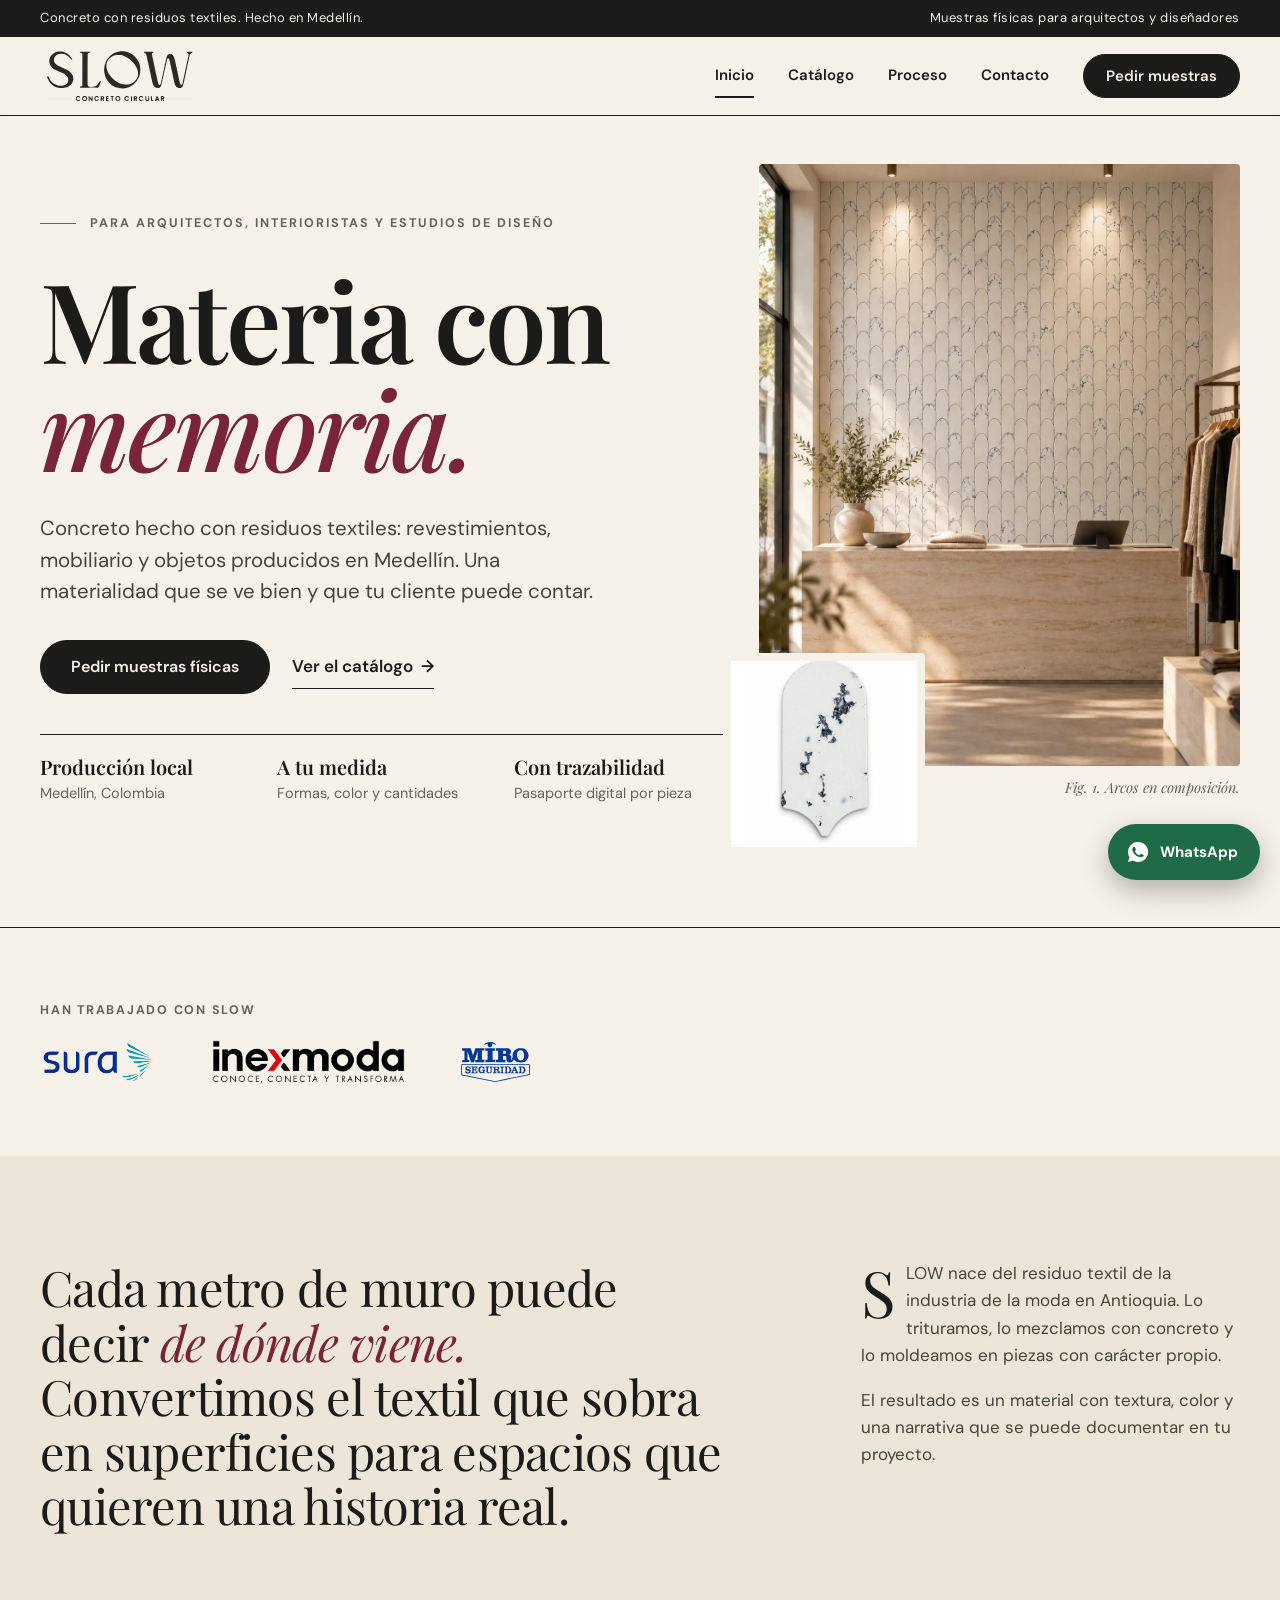
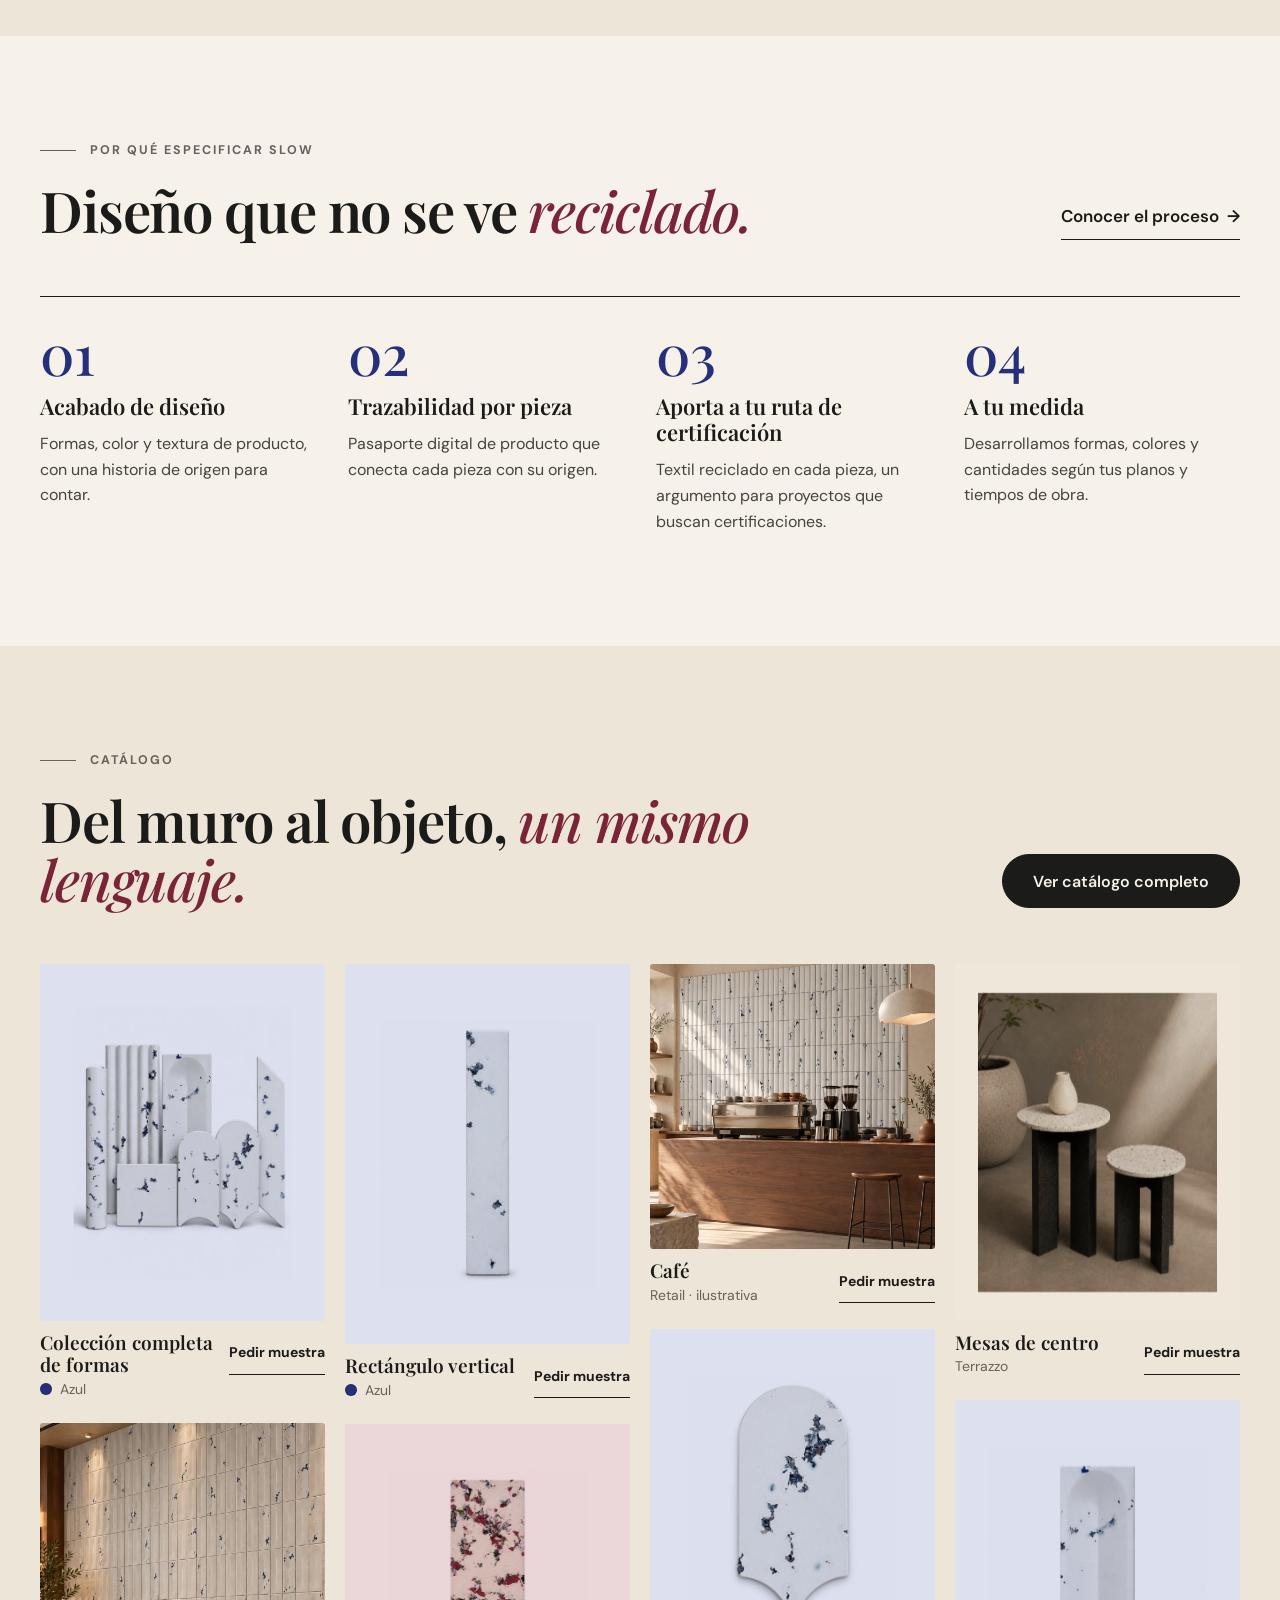
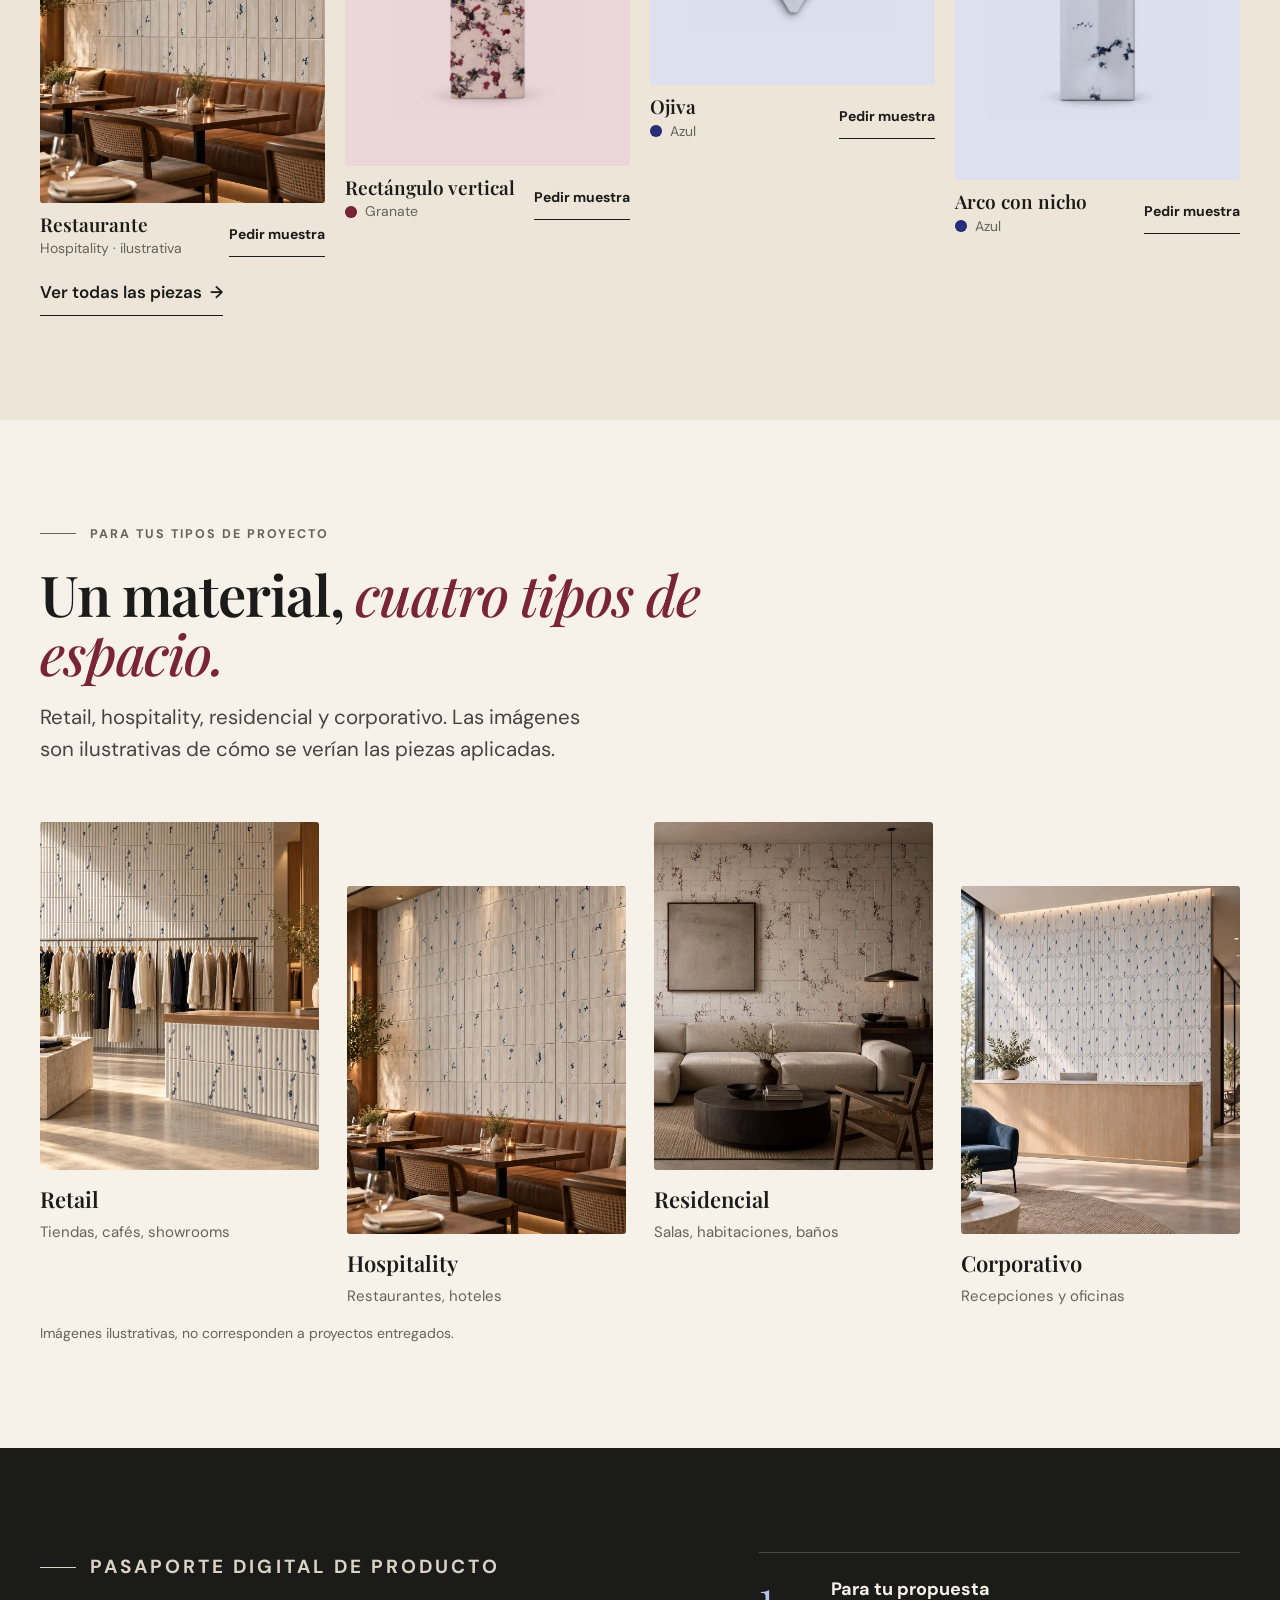
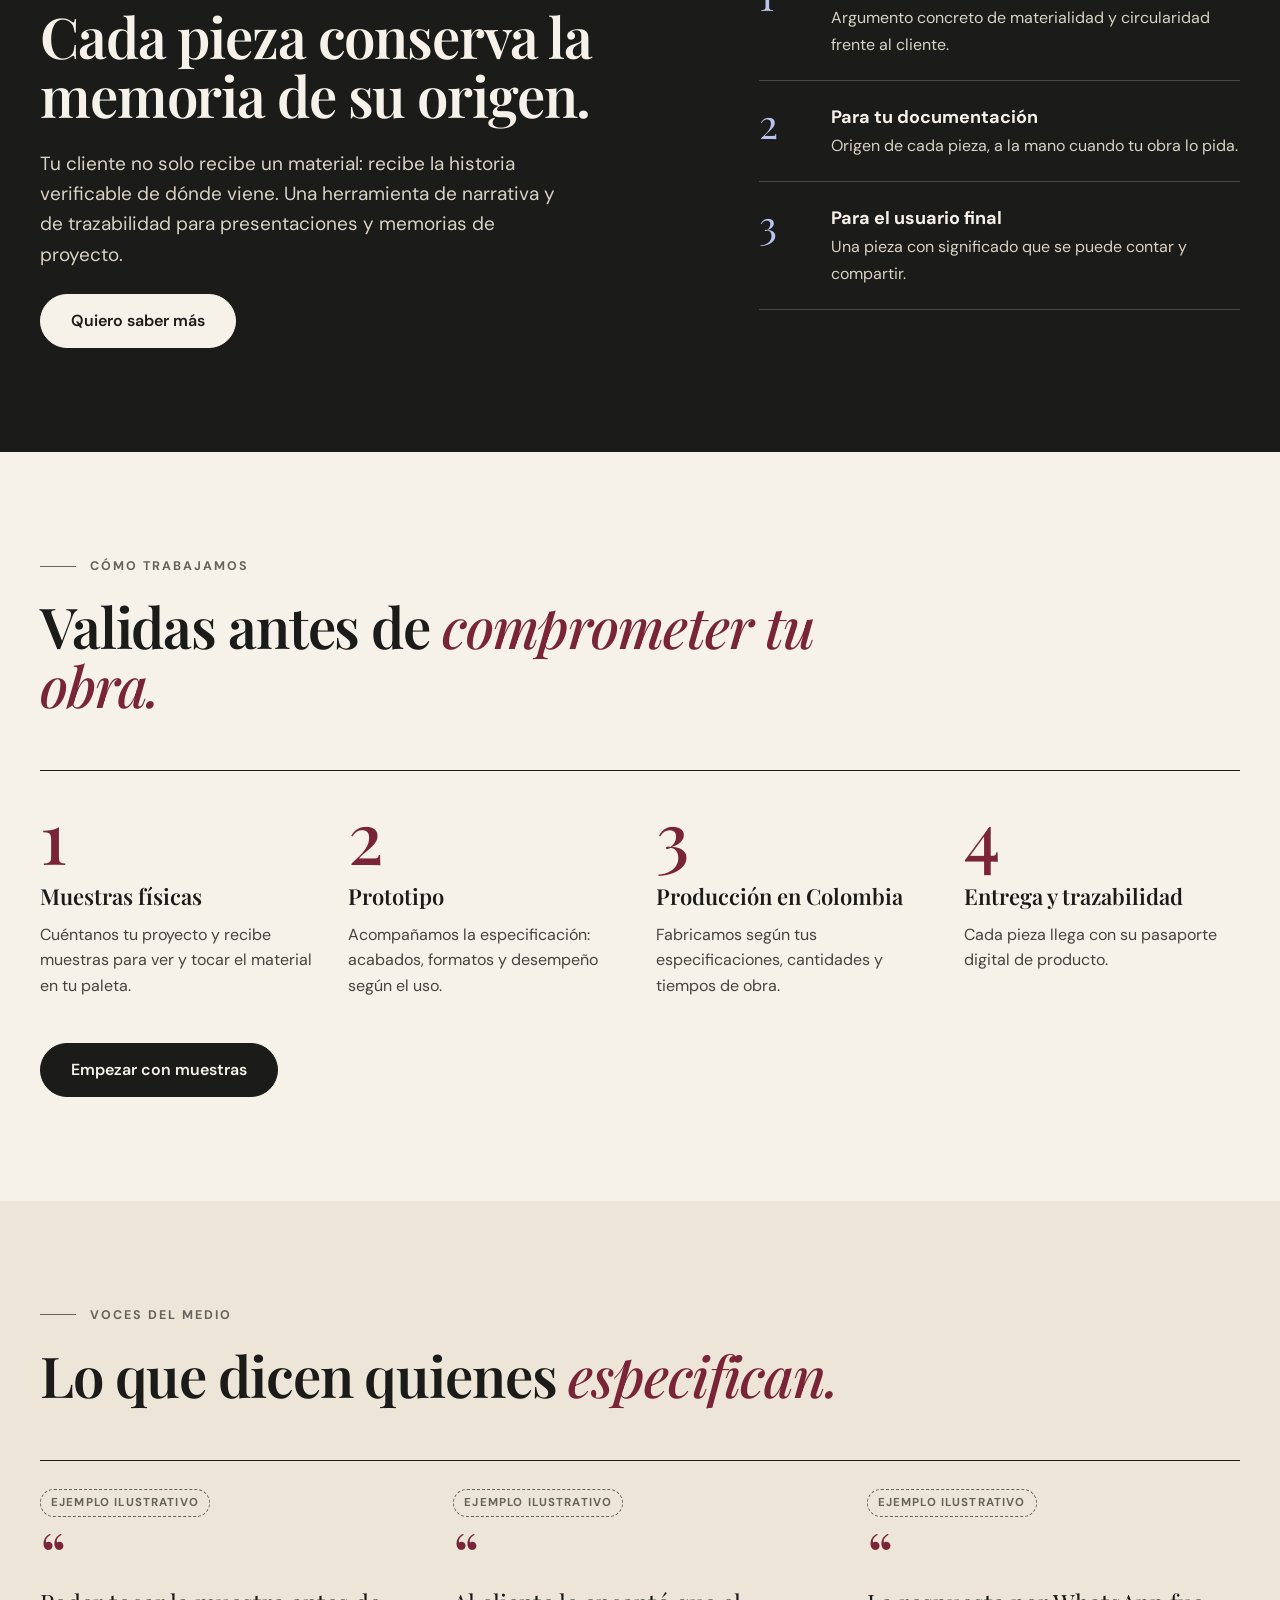
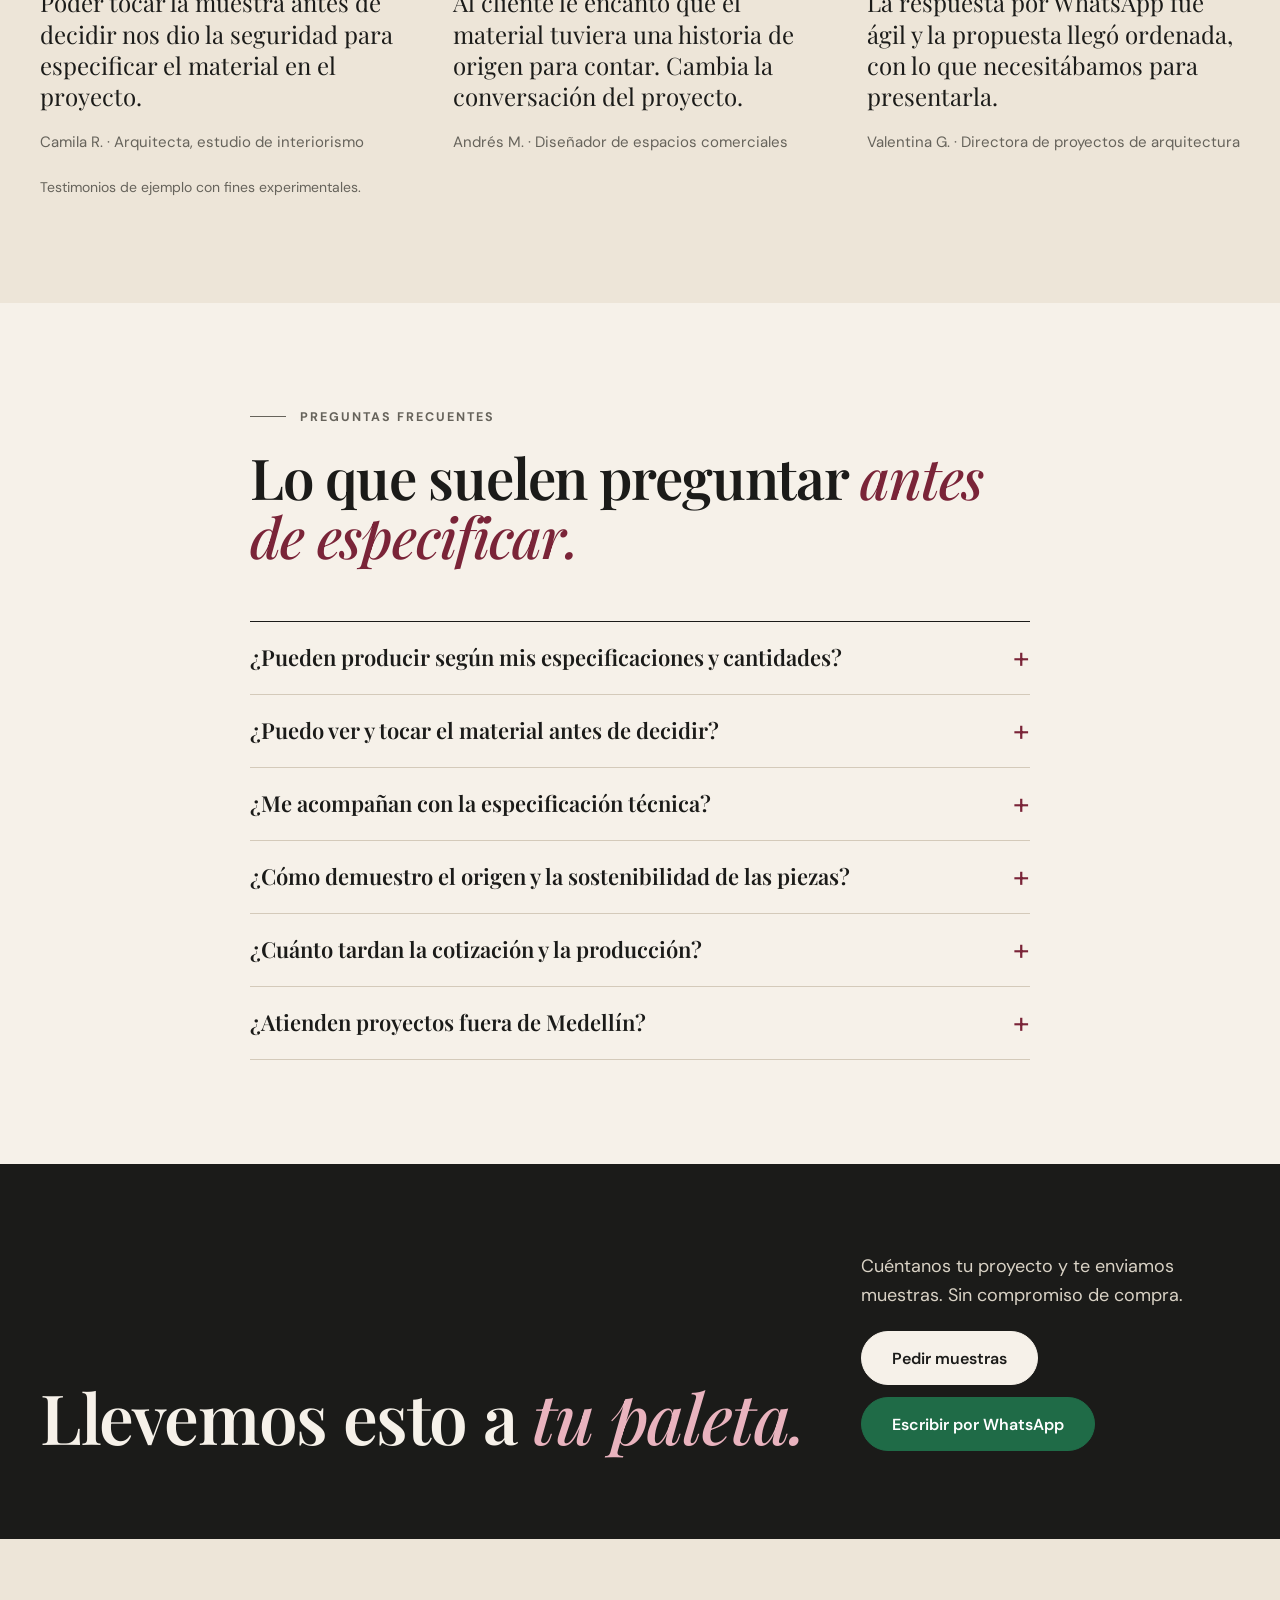
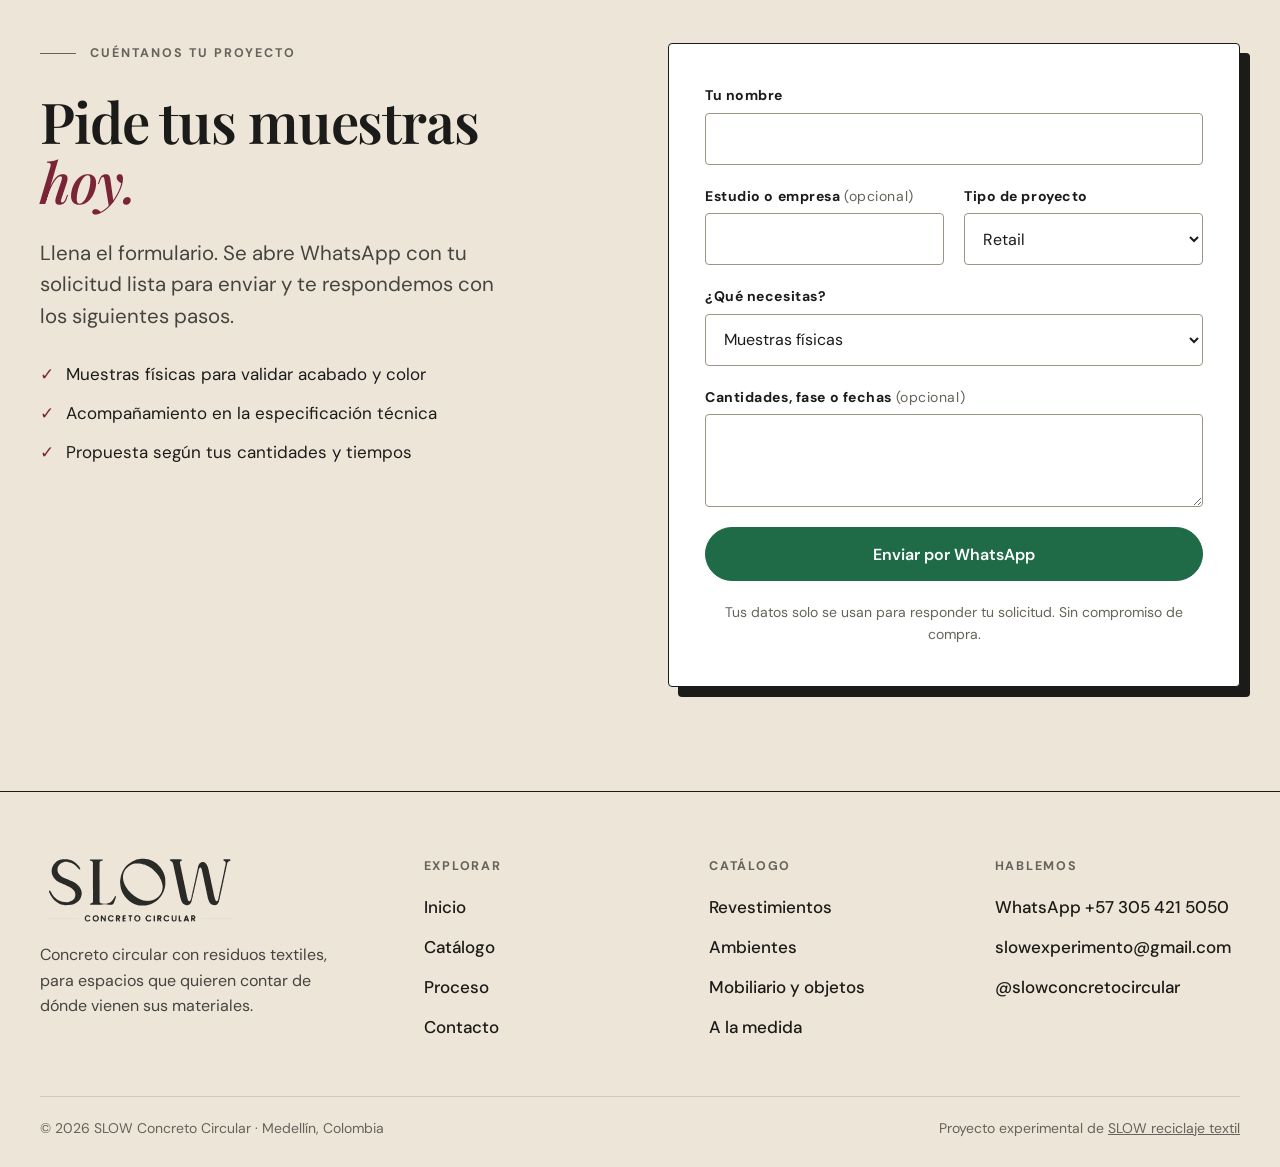
<file: index.html>
<!DOCTYPE html>
<html lang="es">
<head>
<!-- Google Tag Manager -->
<script async src="https://www.googletagmanager.com/gtm.js?id=GTM-M7K2LV8V"></script>
<script>
  window.dataLayer = window.dataLayer || [];
  function gtag(){dataLayer.push(arguments);}
  gtag('js', new Date());
</script>
<!-- End Google Tag Manager -->
<meta charset="utf-8">
<meta name="viewport" content="width=device-width, initial-scale=1">
<title>SLOW Concreto Circular | Concreto con residuos textiles para arquitectos y diseñadores</title>
<meta name="description" content="Revestimientos, mobiliario y objetos en concreto con residuos textiles, producidos en Medellín. Pide muestras físicas para tu proyecto.">
<meta property="og:title" content="SLOW Concreto Circular | Concreto con residuos textiles para arquitectos y diseñadores">
<meta property="og:description" content="Revestimientos, mobiliario y objetos en concreto con residuos textiles, producidos en Medellín. Pide muestras físicas para tu proyecto.">
<meta property="og:image" content="assets/img/hero-arcos.jpg">
<meta name="theme-color" content="#F6F1E9">
<link rel="icon" href="assets/img/slow-concreto-circular.svg">
<link rel="preconnect" href="https://fonts.googleapis.com">
<link rel="preconnect" href="https://fonts.gstatic.com" crossorigin>
<link href="https://fonts.googleapis.com/css2?family=DM+Sans:wght@400;500;600;700&family=Playfair+Display:ital,wght@0,500;0,600;1,500&display=swap" rel="stylesheet">
<link rel="stylesheet" href="css/site.css">
</head>
<body>
<a class="skip" href="#main">Saltar al contenido</a>
<header class="site-header">
<div class="topbar"><div class="wrap"><span>Concreto con residuos textiles. Hecho en Medellín.</span><span>Muestras físicas para arquitectos y diseñadores</span></div></div>
<div class="wrap header-row">
<a class="logo" href="index.html" aria-label="SLOW Concreto Circular, inicio"><img src="assets/img/slow-concreto-circular.svg" alt="SLOW Concreto Circular" width="160" height="55"></a>
<nav class="nav" aria-label="Principal"><a href="index.html" aria-current="page">Inicio</a><a href="catalogo.html">Catálogo</a><a href="proceso.html">Proceso</a><a href="contacto.html">Contacto</a><a class="btn btn-sm" href="contacto.html?need=muestras">Pedir muestras</a></nav>
</div>
</header>
<main id="main">

<section class="hero"><div class="wrap hero-grid">
<div class="hero-copy">
<p class="kicker">Para arquitectos, interioristas y estudios de diseño</p>
<h1 class="display">Materia con <em>memoria.</em></h1>
<p class="lede">Concreto hecho con residuos textiles: revestimientos, mobiliario y objetos producidos en Medellín. Una materialidad que se ve bien y que tu cliente puede contar.</p>
<div class="hero-actions"><a class="btn" href="contacto.html?need=muestras">Pedir muestras físicas</a><a class="link-arrow" href="catalogo.html">Ver el catálogo</a></div>
<div class="facts"><div><strong>Producción local</strong><span>Medellín, Colombia</span></div><div><strong>A tu medida</strong><span>Formas, color y cantidades</span></div><div><strong>Con trazabilidad</strong><span>Pasaporte digital por pieza</span></div></div>
</div>
<div class="hero-media"><img class="main" src="assets/img/hero-arcos.jpg" alt="Piezas en arco de concreto SLOW" width="1122" height="1402"><img class="inset" src="assets/img/catalogo/pieza-ojiva-azul.jpg" alt="Pieza ojiva en azul" loading="lazy"><p class="caption">Fig. 1. Arcos en composición.</p></div>
</div></section>

<section class="section-tight" style="border-top:1px solid var(--ink)"><div class="wrap">
<p class="label" style="margin-bottom:20px">Han trabajado con SLOW</p>
<ul class="logos" aria-label="Marcas con las que hemos trabajado"><li><img class="client-logo" src="assets/img/clientes/sura.png" alt="SURA" style="height:44px" onerror="this.outerHTML='<span class=logo-fallback>SURA</span>'"></li><li><img class="client-logo" src="assets/img/clientes/inexmoda.png" alt="Inexmoda" style="height:44px" onerror="this.outerHTML='<span class=logo-fallback>Inexmoda</span>'"></li><li><img class="client-logo" src="assets/img/clientes/miro-seguridad.svg" alt="Miro Seguridad" style="height:40px" onerror="this.outerHTML='<span class=logo-fallback>Miro Seguridad</span>'"></li></ul>
</div></section>

<section class="section section-paper2"><div class="wrap manifesto">
<p class="big">Cada metro de muro puede decir <em>de dónde viene.</em> Convertimos el textil que sobra en superficies para espacios que quieren una historia real.</p>
<div class="cols"><p>SLOW nace del residuo textil de la industria de la moda en Antioquia. Lo trituramos, lo mezclamos con concreto y lo moldeamos en piezas con carácter propio.</p><p>El resultado es un material con textura, color y una narrativa que se puede documentar en tu proyecto.</p></div>
</div></section>

<section class="section"><div class="wrap">
<div class="sec-head row"><div><p class="kicker">Por qué especificar SLOW</p><h2>Diseño que no se ve <em>reciclado.</em></h2></div><a class="link-arrow" href="proceso.html">Conocer el proceso</a></div>
<ul class="numbered">
<li><span class="n">01</span><h3>Acabado de diseño</h3><p>Formas, color y textura de producto, con una historia de origen para contar.</p></li>
<li><span class="n">02</span><h3>Trazabilidad por pieza</h3><p>Pasaporte digital de producto que conecta cada pieza con su origen.</p></li>
<li><span class="n">03</span><h3>Aporta a tu ruta de certificación</h3><p>Textil reciclado en cada pieza, un argumento para proyectos que buscan certificaciones.</p></li>
<li><span class="n">04</span><h3>A tu medida</h3><p>Desarrollamos formas, colores y cantidades según tus planos y tiempos de obra.</p></li>
</ul>
</div></section>

<section class="section section-paper2"><div class="wrap">
<div class="sec-head row"><div><p class="kicker">Catálogo</p><h2>Del muro al objeto, <em>un mismo lenguaje.</em></h2></div><a class="btn" href="catalogo.html">Ver catálogo completo</a></div>
<ul class="mosaic"><li class="tile" data-name="Colección completa de formas (azul)" data-desc="Todas las formas de la línea en azul, para ver cómo conversan en un mismo muro." data-full="assets/img/catalogo/coleccion-azul.jpg" data-alt="Colección completa de formas, concreto SLOW en azul" data-tone="blue" data-kind="product">
<button class="tile-media blue product r45" type="button" aria-label="Ampliar Colección completa de formas (azul)"><img src="assets/img/catalogo/coleccion-azul.jpg" alt="Colección completa de formas, concreto SLOW en azul" loading="lazy"></button>
<div class="tile-cap"><div><h3>Colección completa de formas</h3><div class="meta"><span class="dot azul"></span><span>Azul</span></div></div><a class="go" data-wa="Hola SLOW, vi el catálogo y me interesa: Colección completa de formas en azul. ¿Me pueden enviar muestra o cotización?" href="https://wa.me/573054215050">Pedir muestra</a></div>
</li><li class="tile" data-name="Restaurante" data-desc="Imagen ilustrativa del material aplicado en un restaurante." data-full="assets/img/catalogo/ambiente-restaurante.jpg" data-alt="Restaurante, concreto SLOW" data-tone="sand" data-kind="ambient">
<button class="tile-media sand r34" type="button" aria-label="Ampliar Restaurante"><img src="assets/img/catalogo/ambiente-restaurante.jpg" alt="Restaurante, concreto SLOW" loading="lazy"></button>
<div class="tile-cap"><div><h3>Restaurante</h3><div class="meta"><span>Hospitality · ilustrativa</span></div></div><a class="go" data-wa="Hola SLOW, vi el catálogo y me interesa: Restaurante. ¿Me pueden enviar muestra o cotización?" href="https://wa.me/573054215050">Pedir muestra</a></div>
</li><li class="tile" data-name="Rectángulo vertical (azul)" data-desc="Pieza rectangular vertical en azul índigo. Base modular para muros continuos." data-full="assets/img/catalogo/pieza-rectangulo-azul.jpg" data-alt="Rectángulo vertical, concreto SLOW en azul" data-tone="blue" data-kind="product">
<button class="tile-media blue product r34" type="button" aria-label="Ampliar Rectángulo vertical (azul)"><img src="assets/img/catalogo/pieza-rectangulo-azul.jpg" alt="Rectángulo vertical, concreto SLOW en azul" loading="lazy"></button>
<div class="tile-cap"><div><h3>Rectángulo vertical</h3><div class="meta"><span class="dot azul"></span><span>Azul</span></div></div><a class="go" data-wa="Hola SLOW, vi el catálogo y me interesa: Rectángulo vertical en azul. ¿Me pueden enviar muestra o cotización?" href="https://wa.me/573054215050">Pedir muestra</a></div>
</li><li class="tile" data-name="Rectángulo vertical (granate)" data-desc="El mismo rectángulo vertical en granate, para acentos cálidos." data-full="assets/img/catalogo/pieza-rectangulo-granate.jpg" data-alt="Rectángulo vertical, concreto SLOW en granate" data-tone="garnet" data-kind="product">
<button class="tile-media garnet product r56" type="button" aria-label="Ampliar Rectángulo vertical (granate)"><img src="assets/img/catalogo/pieza-rectangulo-granate.jpg" alt="Rectángulo vertical, concreto SLOW en granate" loading="lazy"></button>
<div class="tile-cap"><div><h3>Rectángulo vertical</h3><div class="meta"><span class="dot granate"></span><span>Granate</span></div></div><a class="go" data-wa="Hola SLOW, vi el catálogo y me interesa: Rectángulo vertical en granate. ¿Me pueden enviar muestra o cotización?" href="https://wa.me/573054215050">Pedir muestra</a></div>
</li><li class="tile" data-name="Café" data-desc="Imagen ilustrativa del material aplicado en un café." data-full="assets/img/catalogo/ambiente-cafe.jpg" data-alt="Café, concreto SLOW" data-tone="sand" data-kind="ambient">
<button class="tile-media sand r11" type="button" aria-label="Ampliar Café"><img src="assets/img/catalogo/ambiente-cafe.jpg" alt="Café, concreto SLOW" loading="lazy"></button>
<div class="tile-cap"><div><h3>Café</h3><div class="meta"><span>Retail · ilustrativa</span></div></div><a class="go" data-wa="Hola SLOW, vi el catálogo y me interesa: Café. ¿Me pueden enviar muestra o cotización?" href="https://wa.me/573054215050">Pedir muestra</a></div>
</li><li class="tile" data-name="Ojiva (azul)" data-desc="Forma ojival de remate apuntado, con presencia casi arquitectónica." data-full="assets/img/catalogo/pieza-ojiva-azul.jpg" data-alt="Ojiva, concreto SLOW en azul" data-tone="blue" data-kind="product">
<button class="tile-media blue product r45" type="button" aria-label="Ampliar Ojiva (azul)"><img src="assets/img/catalogo/pieza-ojiva-azul.jpg" alt="Ojiva, concreto SLOW en azul" loading="lazy"></button>
<div class="tile-cap"><div><h3>Ojiva</h3><div class="meta"><span class="dot azul"></span><span>Azul</span></div></div><a class="go" data-wa="Hola SLOW, vi el catálogo y me interesa: Ojiva en azul. ¿Me pueden enviar muestra o cotización?" href="https://wa.me/573054215050">Pedir muestra</a></div>
</li><li class="tile" data-name="Mesas de centro" data-desc="Mesas de centro en concreto con residuos textiles." data-full="assets/img/mesas-terrazzo.jpg" data-alt="Mesas de centro, concreto SLOW" data-tone="sand" data-kind="product">
<button class="tile-media sand product r45" type="button" aria-label="Ampliar Mesas de centro"><img src="assets/img/mesas-terrazzo.jpg" alt="Mesas de centro, concreto SLOW" loading="lazy"></button>
<div class="tile-cap"><div><h3>Mesas de centro</h3><div class="meta"><span>Terrazzo</span></div></div><a class="go" data-wa="Hola SLOW, vi el catálogo y me interesa: Mesas de centro. ¿Me pueden enviar muestra o cotización?" href="https://wa.me/573054215050">Pedir muestra</a></div>
</li><li class="tile" data-name="Arco con nicho (azul)" data-desc="Arco con hueco interior, pensado para exhibir objetos." data-full="assets/img/catalogo/pieza-arco-nicho-azul.jpg" data-alt="Arco con nicho, concreto SLOW en azul" data-tone="blue" data-kind="product">
<button class="tile-media blue product r34" type="button" aria-label="Ampliar Arco con nicho (azul)"><img src="assets/img/catalogo/pieza-arco-nicho-azul.jpg" alt="Arco con nicho, concreto SLOW en azul" loading="lazy"></button>
<div class="tile-cap"><div><h3>Arco con nicho</h3><div class="meta"><span class="dot azul"></span><span>Azul</span></div></div><a class="go" data-wa="Hola SLOW, vi el catálogo y me interesa: Arco con nicho en azul. ¿Me pueden enviar muestra o cotización?" href="https://wa.me/573054215050">Pedir muestra</a></div>
</li></ul>
<p style="margin-top:12px"><a class="link-arrow" href="catalogo.html">Ver todas las piezas</a></p>
</div></section>

<section class="section"><div class="wrap">
<div class="sec-head"><p class="kicker">Para tus tipos de proyecto</p><h2>Un material, <em>cuatro tipos de espacio.</em></h2><p class="lede">Retail, hospitality, residencial y corporativo. Las imágenes son ilustrativas de cómo se verían las piezas aplicadas.</p></div>
<div class="spaces">
<figure><img src="assets/img/catalogo/ambiente-tienda.jpg" alt="Ambiente ilustrativo de retail" loading="lazy"><figcaption><strong>Retail</strong><span>Tiendas, cafés, showrooms</span></figcaption></figure>
<figure><img src="assets/img/catalogo/ambiente-restaurante.jpg" alt="Ambiente ilustrativo de hospitality" loading="lazy"><figcaption><strong>Hospitality</strong><span>Restaurantes, hoteles</span></figcaption></figure>
<figure><img src="assets/img/catalogo/ambiente-sala.jpg" alt="Ambiente ilustrativo residencial" loading="lazy"><figcaption><strong>Residencial</strong><span>Salas, habitaciones, baños</span></figcaption></figure>
<figure><img src="assets/img/catalogo/ambiente-recepcion.jpg" alt="Ambiente ilustrativo corporativo" loading="lazy"><figcaption><strong>Corporativo</strong><span>Recepciones y oficinas</span></figcaption></figure>
</div>
<p class="note">Imágenes ilustrativas, no corresponden a proyectos entregados.</p>
</div></section>

<section class="section section-dark"><div class="wrap passport">
<div class="copy"><p class="kicker light">Pasaporte digital de producto</p><h2>Cada pieza conserva la memoria de su origen.</h2><p>Tu cliente no solo recibe un material: recibe la historia verificable de dónde viene. Una herramienta de narrativa y de trazabilidad para presentaciones y memorias de proyecto.</p><a class="btn btn-light" style="align-self:flex-start" href="contacto.html?need=info">Quiero saber más</a></div>
<ol class="list"><li><span class="num">1</span><div><strong>Para tu propuesta</strong><span>Argumento concreto de materialidad y circularidad frente al cliente.</span></div></li><li><span class="num">2</span><div><strong>Para tu documentación</strong><span>Origen de cada pieza, a la mano cuando tu obra lo pida.</span></div></li><li><span class="num">3</span><div><strong>Para el usuario final</strong><span>Una pieza con significado que se puede contar y compartir.</span></div></li></ol>
</div></section>

<section class="section"><div class="wrap">
<div class="sec-head"><p class="kicker">Cómo trabajamos</p><h2>Validas antes de <em>comprometer tu obra.</em></h2></div>
<ol class="steps">
<li><span class="n">1</span><h3>Muestras físicas</h3><p>Cuéntanos tu proyecto y recibe muestras para ver y tocar el material en tu paleta.</p></li>
<li><span class="n">2</span><h3>Prototipo</h3><p>Acompañamos la especificación: acabados, formatos y desempeño según el uso.</p></li>
<li><span class="n">3</span><h3>Producción en Colombia</h3><p>Fabricamos según tus especificaciones, cantidades y tiempos de obra.</p></li>
<li><span class="n">4</span><h3>Entrega y trazabilidad</h3><p>Cada pieza llega con su pasaporte digital de producto.</p></li>
</ol>
<p style="margin-top:36px"><a class="btn" href="contacto.html?need=muestras">Empezar con muestras</a></p>
</div></section>

<section class="section section-paper2"><div class="wrap">
<div class="sec-head"><p class="kicker">Voces del medio</p><h2>Lo que dicen quienes <em>especifican.</em></h2></div>
<!-- TESTIMONIOS EXPERIMENTALES: reemplazar por reales antes de publicar -->
<div class="quotes"><figure class="quote"><span class="sample-tag">Ejemplo ilustrativo</span><blockquote>Poder tocar la muestra antes de decidir nos dio la seguridad para especificar el material en el proyecto.</blockquote><figcaption>Camila R. · Arquitecta, estudio de interiorismo</figcaption></figure><figure class="quote"><span class="sample-tag">Ejemplo ilustrativo</span><blockquote>Al cliente le encantó que el material tuviera una historia de origen para contar. Cambia la conversación del proyecto.</blockquote><figcaption>Andrés M. · Diseñador de espacios comerciales</figcaption></figure><figure class="quote"><span class="sample-tag">Ejemplo ilustrativo</span><blockquote>La respuesta por WhatsApp fue ágil y la propuesta llegó ordenada, con lo que necesitábamos para presentarla.</blockquote><figcaption>Valentina G. · Directora de proyectos de arquitectura</figcaption></figure></div>
<p class="note">Testimonios de ejemplo con fines experimentales.</p>
</div></section>

<section class="section"><div class="wrap narrow">
<div class="sec-head"><p class="kicker">Preguntas frecuentes</p><h2>Lo que suelen preguntar <em>antes de especificar.</em></h2></div>
<div class="faq"><details><summary>¿Pueden producir según mis especificaciones y cantidades?</summary><p>Sí. Producimos para proyectos según tus especificaciones, cantidades y tiempos, y desarrollamos piezas a la medida para retail, residencial, hospitality y espacios corporativos.</p></details><details><summary>¿Puedo ver y tocar el material antes de decidir?</summary><p>Sí. El proceso empieza con muestras físicas y, cuando el proyecto lo requiere, un prototipo para validar antes de producir.</p></details><details><summary>¿Me acompañan con la especificación técnica?</summary><p>Sí. Te asesoramos en acabados, formatos y desempeño según el uso que tendrá la pieza en tu proyecto.</p></details><details><summary>¿Cómo demuestro el origen y la sostenibilidad de las piezas?</summary><p>Cada pieza cuenta con un pasaporte digital de producto que conecta con su origen. Es útil para tus presentaciones y para la documentación de proyectos que buscan certificaciones.</p></details><details><summary>¿Cuánto tardan la cotización y la producción?</summary><p>Los tiempos dependen de las especificaciones, el acabado y las cantidades. Te compartimos un cronograma junto con la propuesta, y respondemos tu solicitud por WhatsApp.</p></details><details><summary>¿Atienden proyectos fuera de Medellín?</summary><p>Sí. Producimos en Medellín y atendemos proyectos en toda Colombia.</p></details></div>
</div></section>

<section class="cta-band"><div class="wrap inner">
<h2>Llevemos esto a <em>tu paleta.</em></h2>
<div class="side"><p>Cuéntanos tu proyecto y te enviamos muestras. Sin compromiso de compra.</p><div class="cta-actions"><a class="btn btn-light" href="contacto.html?need=muestras">Pedir muestras</a><a class="btn btn-wa" data-wa="Hola SLOW, quiero hablar de un proyecto." href="https://wa.me/573054215050">Escribir por WhatsApp</a></div></div>
</div></section>


<section class="section section-paper2" id="formulario"><div class="wrap contact-grid">
<div class="contact-copy">
<p class="kicker">Cuéntanos tu proyecto</p>
<h2>Pide tus muestras <em>hoy.</em></h2>
<p class="lede">Llena el formulario. Se abre WhatsApp con tu solicitud lista para enviar y te respondemos con los siguientes pasos.</p>
<ul class="checks"><li>Muestras físicas para validar acabado y color</li><li>Acompañamiento en la especificación técnica</li><li>Propuesta según tus cantidades y tiempos</li></ul>
</div>
<form class="form" id="quote-form" novalidate>
<div class="field"><label for="f-name">Tu nombre</label><input id="f-name" name="name" type="text" autocomplete="name" required></div>
<div class="field-row">
<div class="field"><label for="f-studio">Estudio o empresa <span class="opt">(opcional)</span></label><input id="f-studio" type="text" autocomplete="organization"></div>
<div class="field"><label for="f-project">Tipo de proyecto</label><select id="f-project"><option>Retail</option><option>Residencial</option><option>Hospitality</option><option>Corporativo</option><option>Otro</option></select></div>
</div>
<div class="field"><label for="f-need">¿Qué necesitas?</label><select id="f-need"><option>Muestras físicas</option><option>Cotización de un proyecto</option><option>Piezas a la medida</option><option>Información general</option></select></div>
<div class="field"><label for="f-details">Cantidades, fase o fechas <span class="opt">(opcional)</span></label><textarea id="f-details" rows="3"></textarea></div>
<button class="btn btn-wa" id="wa-submit" type="submit">Enviar por WhatsApp</button>
<p class="form-note">Tus datos solo se usan para responder tu solicitud. Sin compromiso de compra.</p>
</form>
</div></section>
</main>
<footer class="footer"><div class="wrap">
<div class="footer-grid">
<div class="footer-brand"><img src="assets/img/slow-concreto-circular.svg" alt="SLOW Concreto Circular" width="200" height="68"><p>Concreto circular con residuos textiles, para espacios que quieren contar de dónde vienen sus materiales.</p></div>
<div><h4>Explorar</h4><ul><li><a href="index.html">Inicio</a></li><li><a href="catalogo.html">Catálogo</a></li><li><a href="proceso.html">Proceso</a></li><li><a href="contacto.html">Contacto</a></li></ul></div>
<div><h4>Catálogo</h4><ul><li><a href="catalogo.html#revestimientos">Revestimientos</a></li><li><a href="catalogo.html#ambientes">Ambientes</a></li><li><a href="catalogo.html#mobiliario">Mobiliario y objetos</a></li><li><a href="catalogo.html#medida">A la medida</a></li></ul></div>
<div><h4>Hablemos</h4><ul><li><a data-wa="Hola SLOW, quiero información." href="https://wa.me/573054215050">WhatsApp +57 305 421 5050</a></li><li><a href="mailto:slowexperimento@gmail.com">slowexperimento@gmail.com</a></li><li><a href="https://www.instagram.com/slowconcretocircular/" target="_blank" rel="noopener">@slowconcretocircular</a></li></ul></div>
</div>
<div class="footer-bottom"><span>© 2026 SLOW Concreto Circular · Medellín, Colombia</span><span>Proyecto experimental de <a href="https://www.slowreciclaje.com" target="_blank" rel="noopener" style="text-decoration:underline">SLOW reciclaje textil</a></span></div>
</div></footer>
<a class="wa-float" data-wa="Hola SLOW, quiero información sobre sus piezas." href="https://wa.me/573054215050" aria-label="Escribir por WhatsApp"><svg width="24" height="24" viewBox="0 0 24 24" fill="currentColor" aria-hidden="true"><path d="M12 2a10 10 0 0 0-8.5 15.2L2 22l4.9-1.5A10 10 0 1 0 12 2Zm5.2 14.1c-.2.6-1.3 1.2-1.8 1.2-.5.1-1 .2-3.3-.7-2.8-1.2-4.600-4-4.700-4.200-.1-.2-1.100-1.500-1.100-2.800s.7-2 1-2.300c.2-.3.500-.3.700-.3h.5c.2 0 .4 0 .6.500l.8 2c.1.200.1.400 0 .5l-.4.600-.4.400c-.1.200-.3.300-.1.600.2.300.8 1.300 1.700 2.100 1.100 1 2.100 1.300 2.400 1.400.3.100.5.100.6-.1l.9-1.100c.2-.3.400-.2.600-.1l2 1c.3.100.5.200.5.300.100.100.100.700-.1 1.300Z"/></svg><span>WhatsApp</span></a>
<script src="js/site.js"></script>
</body>
</html>
</file>
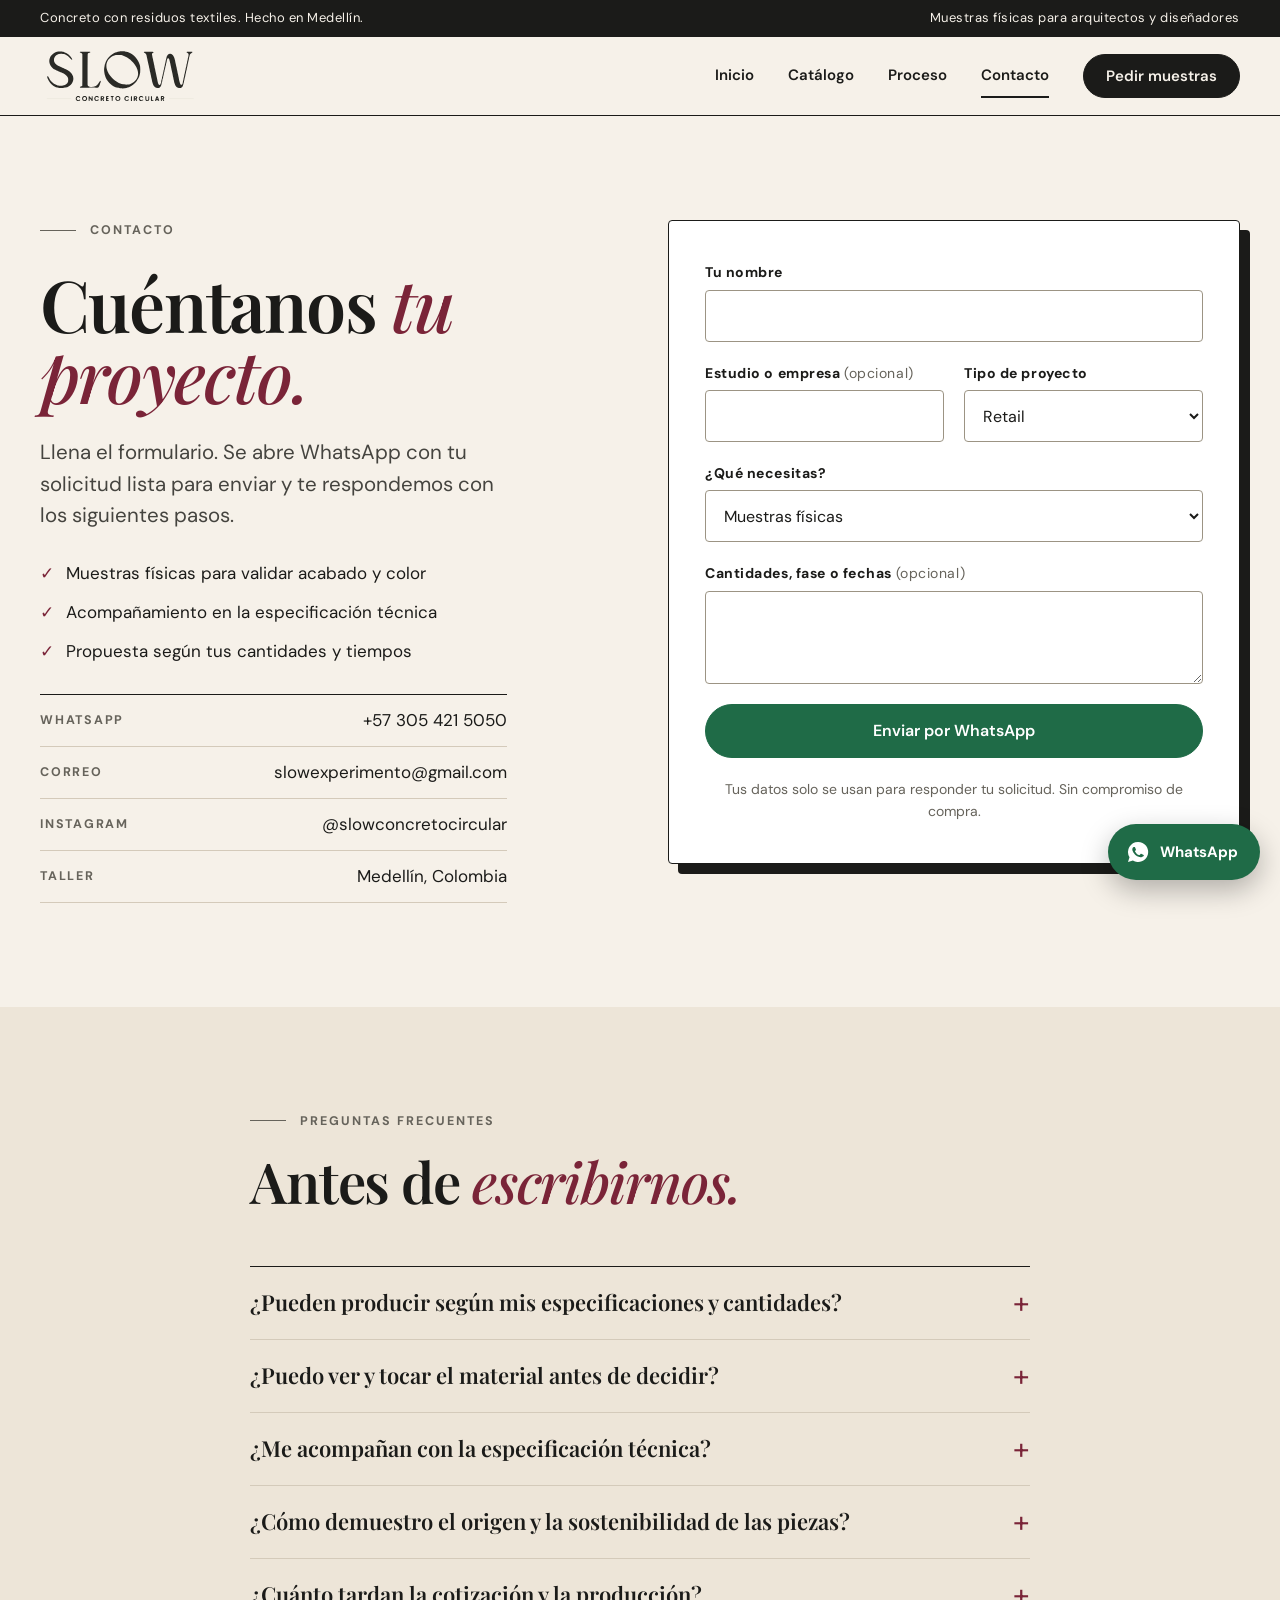
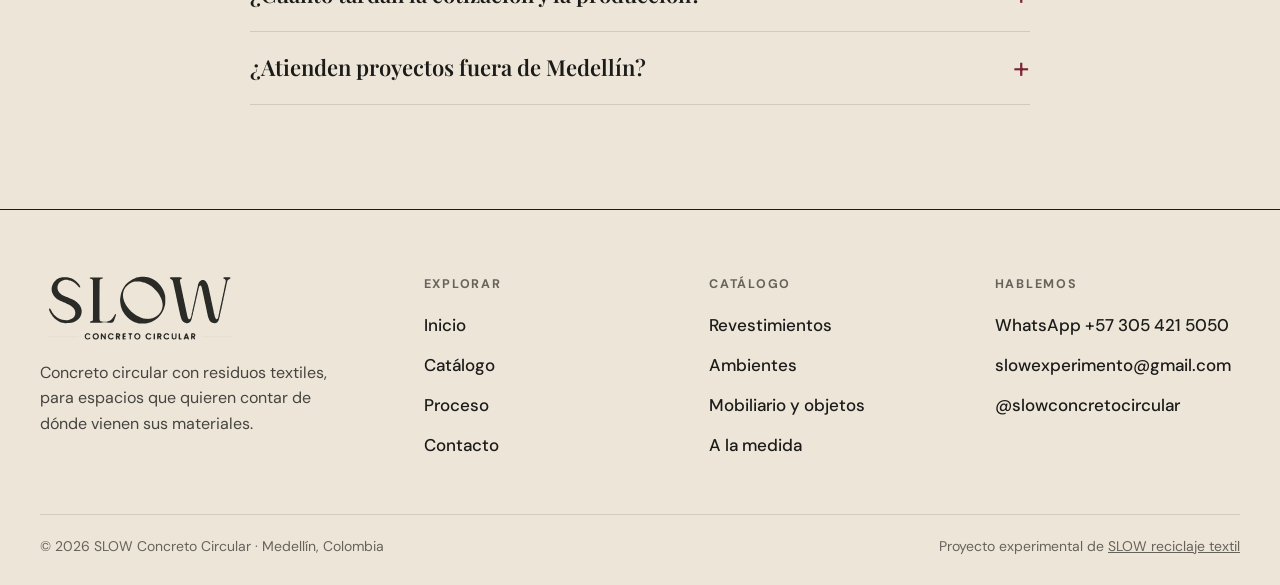
<file: contacto.html>
<!DOCTYPE html>
<html lang="es">
<head>
<!-- Google Tag Manager -->
<script async src="https://www.googletagmanager.com/gtm.js?id=GTM-M7K2LV8V"></script>
<script>
  window.dataLayer = window.dataLayer || [];
  function gtag(){dataLayer.push(arguments);}
  gtag('js', new Date());
</script>
<!-- End Google Tag Manager -->
<meta charset="utf-8">
<meta name="viewport" content="width=device-width, initial-scale=1">
<title>Contacto | SLOW Concreto Circular</title>
<meta name="description" content="Pide muestras físicas o una cotización. Se abre WhatsApp con tu solicitud lista para enviar.">
<meta property="og:title" content="Contacto | SLOW Concreto Circular">
<meta property="og:description" content="Pide muestras físicas o una cotización. Se abre WhatsApp con tu solicitud lista para enviar.">
<meta property="og:image" content="assets/img/hero-arcos.jpg">
<meta name="theme-color" content="#F6F1E9">
<link rel="icon" href="assets/img/slow-concreto-circular.svg">
<link rel="preconnect" href="https://fonts.googleapis.com">
<link rel="preconnect" href="https://fonts.gstatic.com" crossorigin>
<link href="https://fonts.googleapis.com/css2?family=DM+Sans:wght@400;500;600;700&family=Playfair+Display:ital,wght@0,500;0,600;1,500&display=swap" rel="stylesheet">
<link rel="stylesheet" href="css/site.css">
</head>
<body>
<a class="skip" href="#main">Saltar al contenido</a>
<header class="site-header">
<div class="topbar"><div class="wrap"><span>Concreto con residuos textiles. Hecho en Medellín.</span><span>Muestras físicas para arquitectos y diseñadores</span></div></div>
<div class="wrap header-row">
<a class="logo" href="index.html" aria-label="SLOW Concreto Circular, inicio"><img src="assets/img/slow-concreto-circular.svg" alt="SLOW Concreto Circular" width="160" height="55"></a>
<nav class="nav" aria-label="Principal"><a href="index.html">Inicio</a><a href="catalogo.html">Catálogo</a><a href="proceso.html">Proceso</a><a href="contacto.html" aria-current="page">Contacto</a><a class="btn btn-sm" href="contacto.html?need=muestras">Pedir muestras</a></nav>
</div>
</header>
<main id="main">

<section class="section"><div class="wrap contact-grid">
<div class="contact-copy">
<p class="kicker">Contacto</p>
<h1 class="display">Cuéntanos <em>tu proyecto.</em></h1>
<p class="lede">Llena el formulario. Se abre WhatsApp con tu solicitud lista para enviar y te respondemos con los siguientes pasos.</p>
<ul class="checks"><li>Muestras físicas para validar acabado y color</li><li>Acompañamiento en la especificación técnica</li><li>Propuesta según tus cantidades y tiempos</li></ul>
<div class="contact-data">
<a data-wa="Hola SLOW, quiero información." href="https://wa.me/573054215050"><b>WhatsApp</b>+57 305 421 5050</a>
<a href="mailto:slowexperimento@gmail.com"><b>Correo</b>slowexperimento@gmail.com</a>
<a href="https://www.instagram.com/slowconcretocircular/" target="_blank" rel="noopener"><b>Instagram</b>@slowconcretocircular</a>
<span><b>Taller</b>Medellín, Colombia</span>
</div>
</div>
<form class="form" id="quote-form" novalidate>
<div class="field"><label for="f-name">Tu nombre</label><input id="f-name" name="name" type="text" autocomplete="name" required></div>
<div class="field-row">
<div class="field"><label for="f-studio">Estudio o empresa <span class="opt">(opcional)</span></label><input id="f-studio" type="text" autocomplete="organization"></div>
<div class="field"><label for="f-project">Tipo de proyecto</label><select id="f-project"><option>Retail</option><option>Residencial</option><option>Hospitality</option><option>Corporativo</option><option>Otro</option></select></div>
</div>
<div class="field"><label for="f-need">¿Qué necesitas?</label><select id="f-need"><option>Muestras físicas</option><option>Cotización de un proyecto</option><option>Piezas a la medida</option><option>Información general</option></select></div>
<div class="field"><label for="f-details">Cantidades, fase o fechas <span class="opt">(opcional)</span></label><textarea id="f-details" rows="3"></textarea></div>
<button class="btn btn-wa" id="wa-submit" type="submit">Enviar por WhatsApp</button>
<p class="form-note">Tus datos solo se usan para responder tu solicitud. Sin compromiso de compra.</p>
</form>
</div></section>
<section class="section section-paper2"><div class="wrap narrow">
<div class="sec-head"><p class="kicker">Preguntas frecuentes</p><h2>Antes de <em>escribirnos.</em></h2></div>
<div class="faq"><details><summary>¿Pueden producir según mis especificaciones y cantidades?</summary><p>Sí. Producimos para proyectos según tus especificaciones, cantidades y tiempos, y desarrollamos piezas a la medida para retail, residencial, hospitality y espacios corporativos.</p></details><details><summary>¿Puedo ver y tocar el material antes de decidir?</summary><p>Sí. El proceso empieza con muestras físicas y, cuando el proyecto lo requiere, un prototipo para validar antes de producir.</p></details><details><summary>¿Me acompañan con la especificación técnica?</summary><p>Sí. Te asesoramos en acabados, formatos y desempeño según el uso que tendrá la pieza en tu proyecto.</p></details><details><summary>¿Cómo demuestro el origen y la sostenibilidad de las piezas?</summary><p>Cada pieza cuenta con un pasaporte digital de producto que conecta con su origen. Es útil para tus presentaciones y para la documentación de proyectos que buscan certificaciones.</p></details><details><summary>¿Cuánto tardan la cotización y la producción?</summary><p>Los tiempos dependen de las especificaciones, el acabado y las cantidades. Te compartimos un cronograma junto con la propuesta, y respondemos tu solicitud por WhatsApp.</p></details><details><summary>¿Atienden proyectos fuera de Medellín?</summary><p>Sí. Producimos en Medellín y atendemos proyectos en toda Colombia.</p></details></div>
</div></section>

</main>
<footer class="footer"><div class="wrap">
<div class="footer-grid">
<div class="footer-brand"><img src="assets/img/slow-concreto-circular.svg" alt="SLOW Concreto Circular" width="200" height="68"><p>Concreto circular con residuos textiles, para espacios que quieren contar de dónde vienen sus materiales.</p></div>
<div><h4>Explorar</h4><ul><li><a href="index.html">Inicio</a></li><li><a href="catalogo.html">Catálogo</a></li><li><a href="proceso.html">Proceso</a></li><li><a href="contacto.html">Contacto</a></li></ul></div>
<div><h4>Catálogo</h4><ul><li><a href="catalogo.html#revestimientos">Revestimientos</a></li><li><a href="catalogo.html#ambientes">Ambientes</a></li><li><a href="catalogo.html#mobiliario">Mobiliario y objetos</a></li><li><a href="catalogo.html#medida">A la medida</a></li></ul></div>
<div><h4>Hablemos</h4><ul><li><a data-wa="Hola SLOW, quiero información." href="https://wa.me/573054215050">WhatsApp +57 305 421 5050</a></li><li><a href="mailto:slowexperimento@gmail.com">slowexperimento@gmail.com</a></li><li><a href="https://www.instagram.com/slowconcretocircular/" target="_blank" rel="noopener">@slowconcretocircular</a></li></ul></div>
</div>
<div class="footer-bottom"><span>© 2026 SLOW Concreto Circular · Medellín, Colombia</span><span>Proyecto experimental de <a href="https://www.slowreciclaje.com" target="_blank" rel="noopener" style="text-decoration:underline">SLOW reciclaje textil</a></span></div>
</div></footer>
<a class="wa-float" data-wa="Hola SLOW, quiero información sobre sus piezas." href="https://wa.me/573054215050" aria-label="Escribir por WhatsApp"><svg width="24" height="24" viewBox="0 0 24 24" fill="currentColor" aria-hidden="true"><path d="M12 2a10 10 0 0 0-8.5 15.2L2 22l4.9-1.5A10 10 0 1 0 12 2Zm5.2 14.1c-.2.6-1.3 1.2-1.8 1.2-.5.1-1 .2-3.3-.7-2.8-1.2-4.600-4-4.700-4.200-.1-.2-1.100-1.500-1.100-2.800s.7-2 1-2.300c.2-.3.500-.3.700-.3h.5c.2 0 .4 0 .6.500l.8 2c.1.200.1.400 0 .5l-.4.600-.4.400c-.1.200-.3.300-.1.600.2.300.8 1.300 1.700 2.100 1.100 1 2.100 1.300 2.400 1.400.3.100.5.100.6-.1l.9-1.100c.2-.3.400-.2.600-.1l2 1c.3.100.5.200.5.300.100.100.100.700-.1 1.300Z"/></svg><span>WhatsApp</span></a>
<script src="js/site.js"></script>
</body>
</html>
</file>
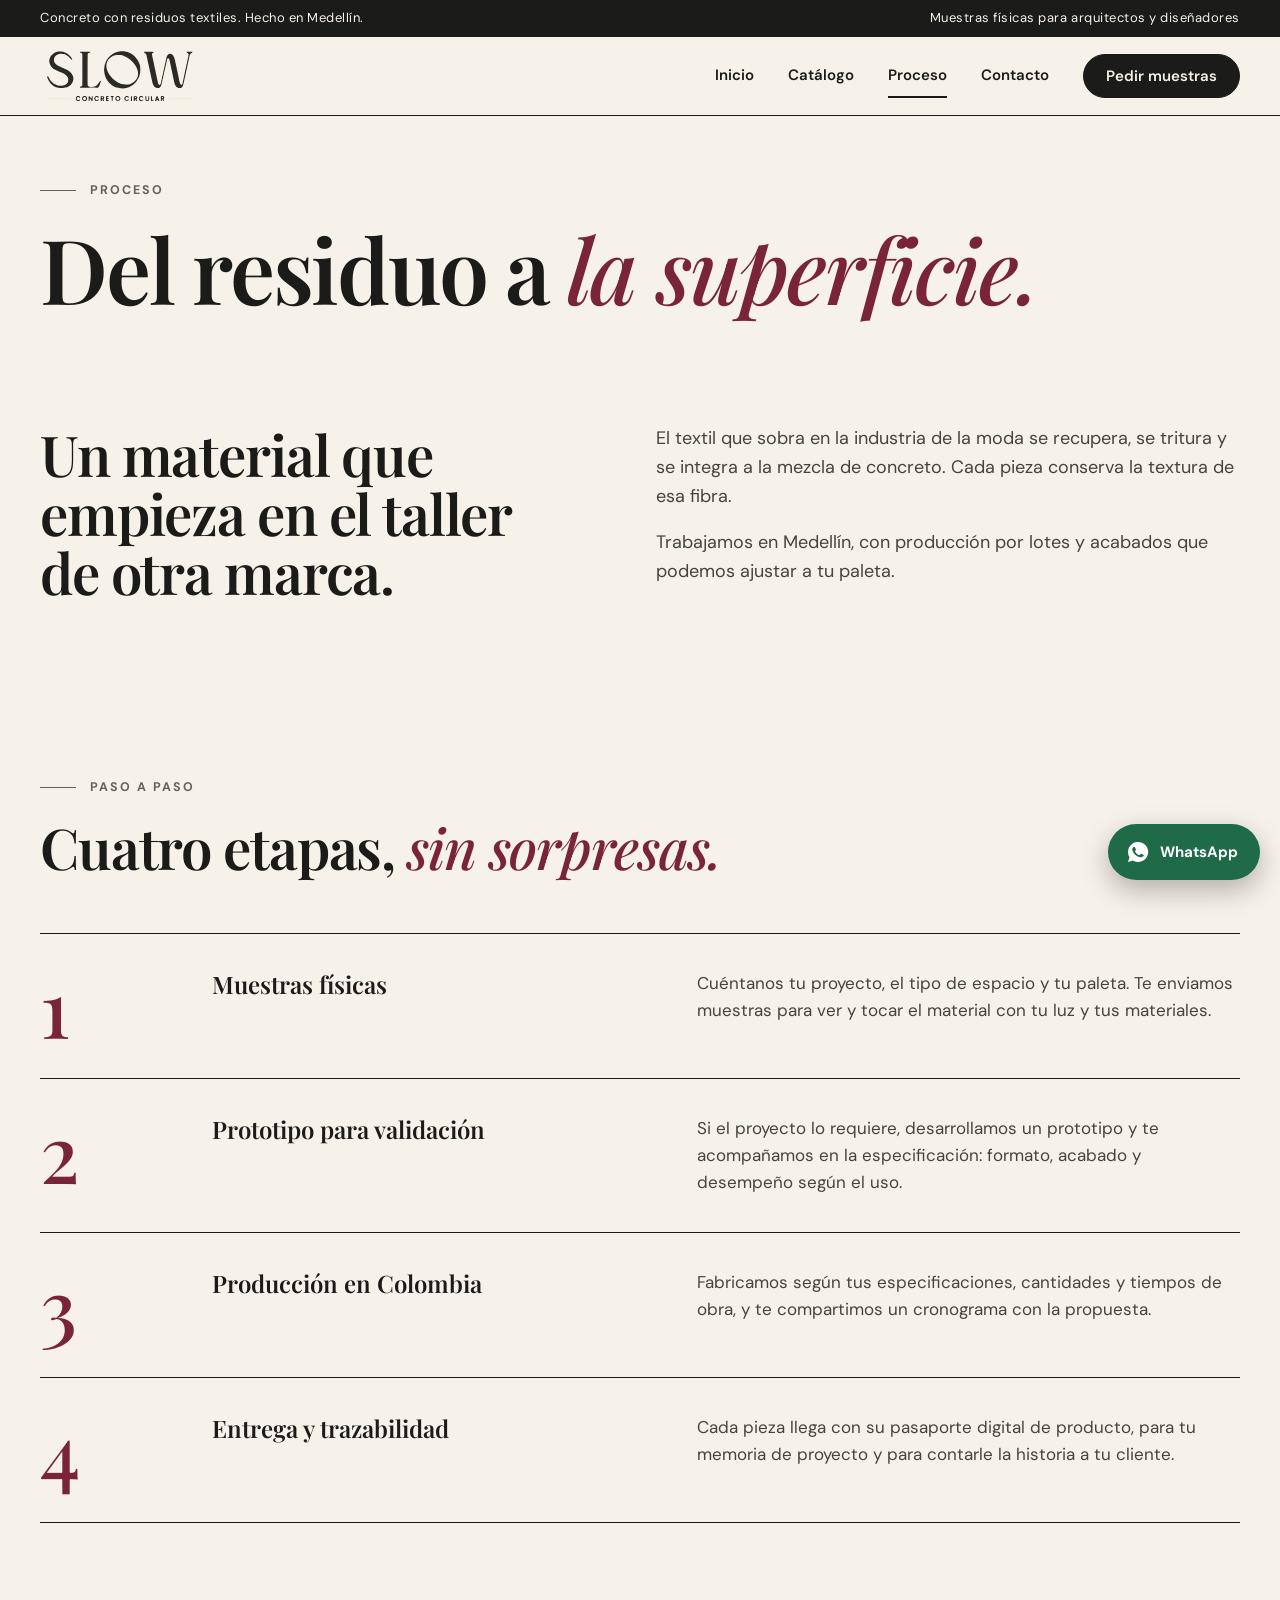
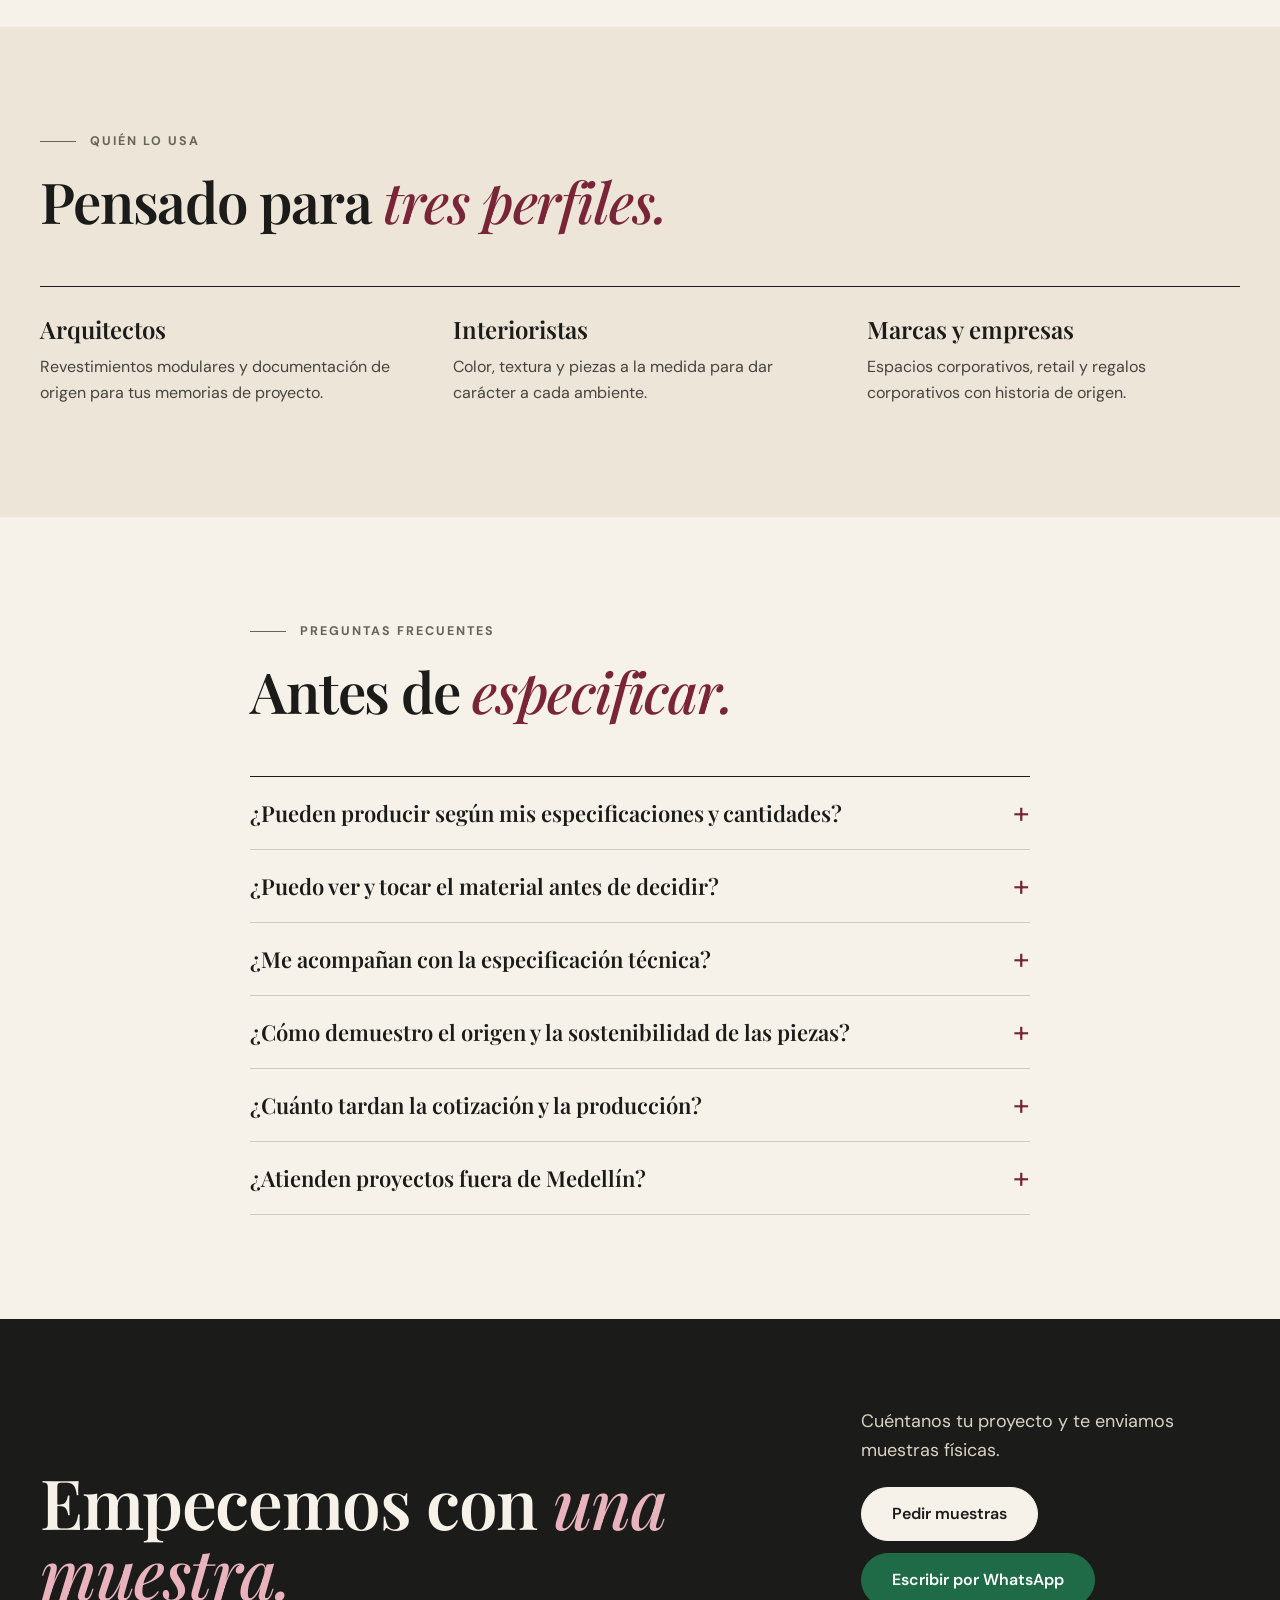
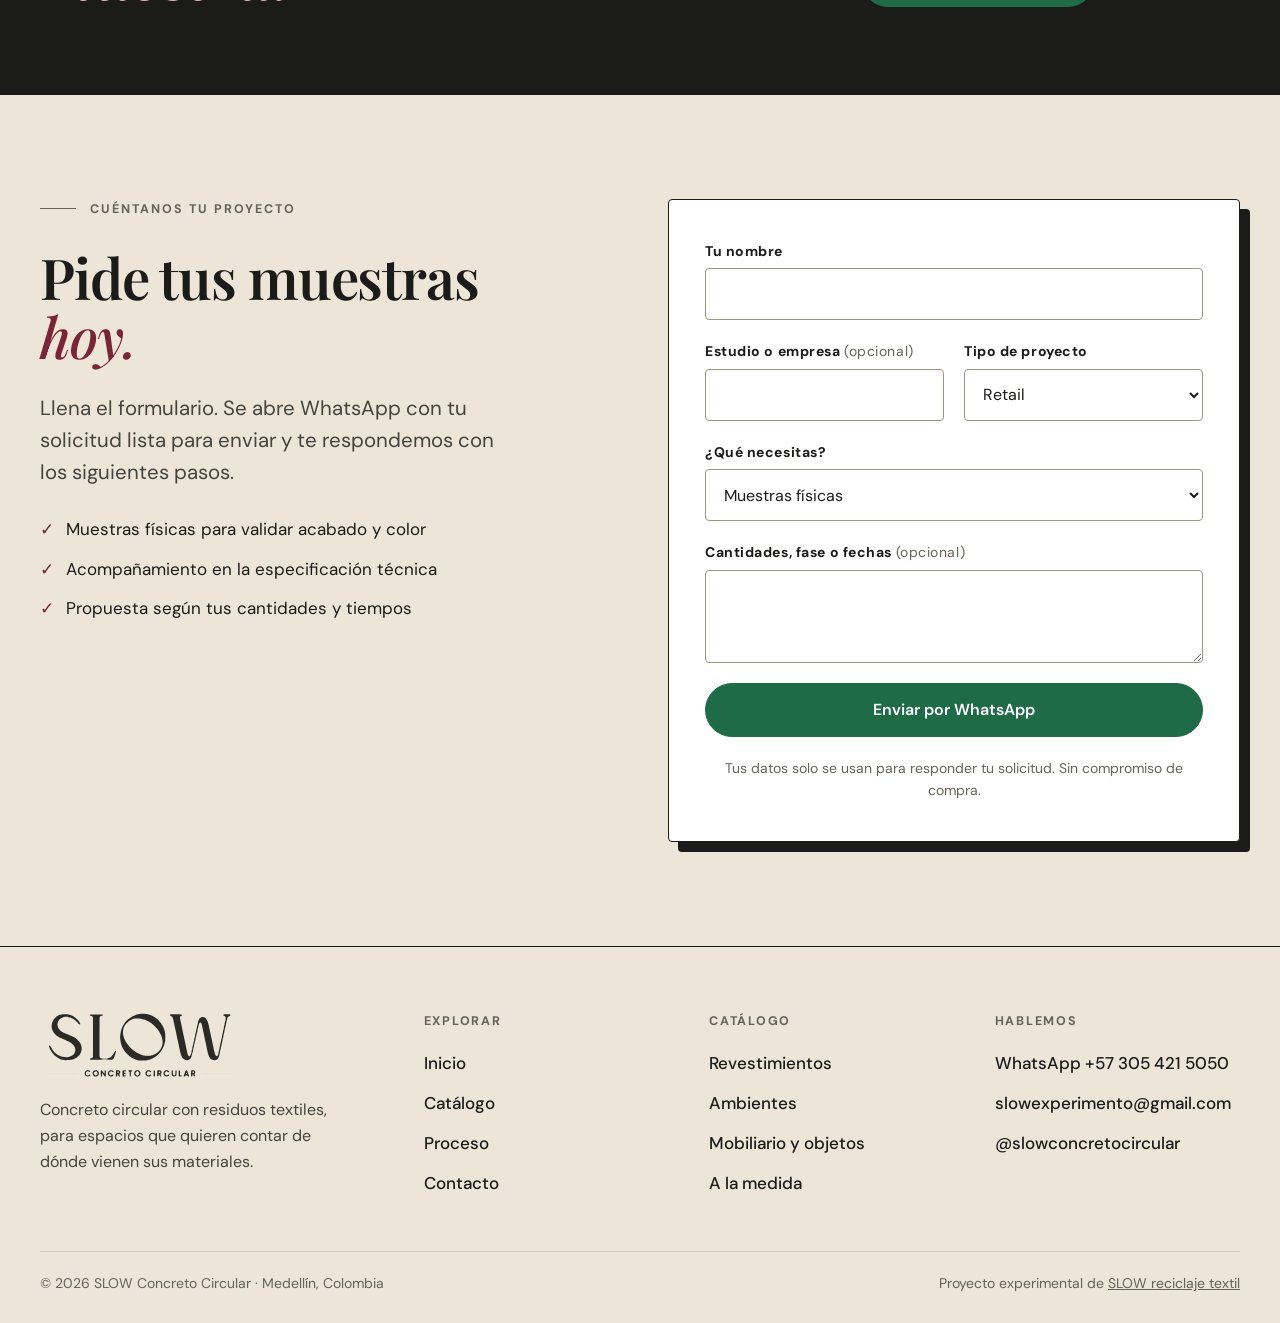
<file: proceso.html>
<!DOCTYPE html>
<html lang="es">
<head>
<!-- Google Tag Manager -->
<script async src="https://www.googletagmanager.com/gtm.js?id=GTM-M7K2LV8V"></script>
<script>
  window.dataLayer = window.dataLayer || [];
  function gtag(){dataLayer.push(arguments);}
  gtag('js', new Date());
</script>
<!-- End Google Tag Manager -->
<meta charset="utf-8">
<meta name="viewport" content="width=device-width, initial-scale=1">
<title>Proceso | SLOW Concreto Circular</title>
<meta name="description" content="Cómo trabajamos: muestras físicas, prototipo, producción en Colombia y entrega con pasaporte digital de producto.">
<meta property="og:title" content="Proceso | SLOW Concreto Circular">
<meta property="og:description" content="Cómo trabajamos: muestras físicas, prototipo, producción en Colombia y entrega con pasaporte digital de producto.">
<meta property="og:image" content="assets/img/hero-arcos.jpg">
<meta name="theme-color" content="#F6F1E9">
<link rel="icon" href="assets/img/slow-concreto-circular.svg">
<link rel="preconnect" href="https://fonts.googleapis.com">
<link rel="preconnect" href="https://fonts.gstatic.com" crossorigin>
<link href="https://fonts.googleapis.com/css2?family=DM+Sans:wght@400;500;600;700&family=Playfair+Display:ital,wght@0,500;0,600;1,500&display=swap" rel="stylesheet">
<link rel="stylesheet" href="css/site.css">
</head>
<body>
<a class="skip" href="#main">Saltar al contenido</a>
<header class="site-header">
<div class="topbar"><div class="wrap"><span>Concreto con residuos textiles. Hecho en Medellín.</span><span>Muestras físicas para arquitectos y diseñadores</span></div></div>
<div class="wrap header-row">
<a class="logo" href="index.html" aria-label="SLOW Concreto Circular, inicio"><img src="assets/img/slow-concreto-circular.svg" alt="SLOW Concreto Circular" width="160" height="55"></a>
<nav class="nav" aria-label="Principal"><a href="index.html">Inicio</a><a href="catalogo.html">Catálogo</a><a href="proceso.html" aria-current="page">Proceso</a><a href="contacto.html">Contacto</a><a class="btn btn-sm" href="contacto.html?need=muestras">Pedir muestras</a></nav>
</div>
</header>
<main id="main">

<section class="wrap page-head">
<p class="kicker">Proceso</p>
<h1 class="display">Del residuo a <em>la superficie.</em></h1>
</section>
<section class="section-tight"><div class="wrap story">
<div class="a"><h2>Un material que empieza en el taller de otra marca.</h2></div>
<div class="b"><p>El textil que sobra en la industria de la moda se recupera, se tritura y se integra a la mezcla de concreto. Cada pieza conserva la textura de esa fibra.</p><p>Trabajamos en Medellín, con producción por lotes y acabados que podemos ajustar a tu paleta.</p></div>
</div></section>
<section class="section"><div class="wrap">
<div class="sec-head"><p class="kicker">Paso a paso</p><h2>Cuatro etapas, <em>sin sorpresas.</em></h2></div>
<div>
<div class="step-long"><span class="n">1</span><h3>Muestras físicas</h3><p>Cuéntanos tu proyecto, el tipo de espacio y tu paleta. Te enviamos muestras para ver y tocar el material con tu luz y tus materiales.</p></div>
<div class="step-long"><span class="n">2</span><h3>Prototipo para validación</h3><p>Si el proyecto lo requiere, desarrollamos un prototipo y te acompañamos en la especificación: formato, acabado y desempeño según el uso.</p></div>
<div class="step-long"><span class="n">3</span><h3>Producción en Colombia</h3><p>Fabricamos según tus especificaciones, cantidades y tiempos de obra, y te compartimos un cronograma con la propuesta.</p></div>
<div class="step-long"><span class="n">4</span><h3>Entrega y trazabilidad</h3><p>Cada pieza llega con su pasaporte digital de producto, para tu memoria de proyecto y para contarle la historia a tu cliente.</p></div>
</div></div></section>
<section class="section section-paper2"><div class="wrap">
<div class="sec-head"><p class="kicker">Quién lo usa</p><h2>Pensado para <em>tres perfiles.</em></h2></div>
<ul class="roles">
<li><h3>Arquitectos</h3><p>Revestimientos modulares y documentación de origen para tus memorias de proyecto.</p></li>
<li><h3>Interioristas</h3><p>Color, textura y piezas a la medida para dar carácter a cada ambiente.</p></li>
<li><h3>Marcas y empresas</h3><p>Espacios corporativos, retail y regalos corporativos con historia de origen.</p></li>
</ul></div></section>
<section class="section"><div class="wrap narrow">
<div class="sec-head"><p class="kicker">Preguntas frecuentes</p><h2>Antes de <em>especificar.</em></h2></div>
<div class="faq"><details><summary>¿Pueden producir según mis especificaciones y cantidades?</summary><p>Sí. Producimos para proyectos según tus especificaciones, cantidades y tiempos, y desarrollamos piezas a la medida para retail, residencial, hospitality y espacios corporativos.</p></details><details><summary>¿Puedo ver y tocar el material antes de decidir?</summary><p>Sí. El proceso empieza con muestras físicas y, cuando el proyecto lo requiere, un prototipo para validar antes de producir.</p></details><details><summary>¿Me acompañan con la especificación técnica?</summary><p>Sí. Te asesoramos en acabados, formatos y desempeño según el uso que tendrá la pieza en tu proyecto.</p></details><details><summary>¿Cómo demuestro el origen y la sostenibilidad de las piezas?</summary><p>Cada pieza cuenta con un pasaporte digital de producto que conecta con su origen. Es útil para tus presentaciones y para la documentación de proyectos que buscan certificaciones.</p></details><details><summary>¿Cuánto tardan la cotización y la producción?</summary><p>Los tiempos dependen de las especificaciones, el acabado y las cantidades. Te compartimos un cronograma junto con la propuesta, y respondemos tu solicitud por WhatsApp.</p></details><details><summary>¿Atienden proyectos fuera de Medellín?</summary><p>Sí. Producimos en Medellín y atendemos proyectos en toda Colombia.</p></details></div>
</div></section>
<section class="cta-band"><div class="wrap inner">
<h2>Empecemos con <em>una muestra.</em></h2>
<div class="side"><p>Cuéntanos tu proyecto y te enviamos muestras físicas.</p><div class="cta-actions"><a class="btn btn-light" href="contacto.html?need=muestras">Pedir muestras</a><a class="btn btn-wa" data-wa="Hola SLOW, quiero hablar de un proyecto." href="https://wa.me/573054215050">Escribir por WhatsApp</a></div></div>
</div></section>


<section class="section section-paper2" id="formulario"><div class="wrap contact-grid">
<div class="contact-copy">
<p class="kicker">Cuéntanos tu proyecto</p>
<h2>Pide tus muestras <em>hoy.</em></h2>
<p class="lede">Llena el formulario. Se abre WhatsApp con tu solicitud lista para enviar y te respondemos con los siguientes pasos.</p>
<ul class="checks"><li>Muestras físicas para validar acabado y color</li><li>Acompañamiento en la especificación técnica</li><li>Propuesta según tus cantidades y tiempos</li></ul>
</div>
<form class="form" id="quote-form" novalidate>
<div class="field"><label for="f-name">Tu nombre</label><input id="f-name" name="name" type="text" autocomplete="name" required></div>
<div class="field-row">
<div class="field"><label for="f-studio">Estudio o empresa <span class="opt">(opcional)</span></label><input id="f-studio" type="text" autocomplete="organization"></div>
<div class="field"><label for="f-project">Tipo de proyecto</label><select id="f-project"><option>Retail</option><option>Residencial</option><option>Hospitality</option><option>Corporativo</option><option>Otro</option></select></div>
</div>
<div class="field"><label for="f-need">¿Qué necesitas?</label><select id="f-need"><option>Muestras físicas</option><option>Cotización de un proyecto</option><option>Piezas a la medida</option><option>Información general</option></select></div>
<div class="field"><label for="f-details">Cantidades, fase o fechas <span class="opt">(opcional)</span></label><textarea id="f-details" rows="3"></textarea></div>
<button class="btn btn-wa" id="wa-submit" type="submit">Enviar por WhatsApp</button>
<p class="form-note">Tus datos solo se usan para responder tu solicitud. Sin compromiso de compra.</p>
</form>
</div></section>
</main>
<footer class="footer"><div class="wrap">
<div class="footer-grid">
<div class="footer-brand"><img src="assets/img/slow-concreto-circular.svg" alt="SLOW Concreto Circular" width="200" height="68"><p>Concreto circular con residuos textiles, para espacios que quieren contar de dónde vienen sus materiales.</p></div>
<div><h4>Explorar</h4><ul><li><a href="index.html">Inicio</a></li><li><a href="catalogo.html">Catálogo</a></li><li><a href="proceso.html">Proceso</a></li><li><a href="contacto.html">Contacto</a></li></ul></div>
<div><h4>Catálogo</h4><ul><li><a href="catalogo.html#revestimientos">Revestimientos</a></li><li><a href="catalogo.html#ambientes">Ambientes</a></li><li><a href="catalogo.html#mobiliario">Mobiliario y objetos</a></li><li><a href="catalogo.html#medida">A la medida</a></li></ul></div>
<div><h4>Hablemos</h4><ul><li><a data-wa="Hola SLOW, quiero información." href="https://wa.me/573054215050">WhatsApp +57 305 421 5050</a></li><li><a href="mailto:slowexperimento@gmail.com">slowexperimento@gmail.com</a></li><li><a href="https://www.instagram.com/slowconcretocircular/" target="_blank" rel="noopener">@slowconcretocircular</a></li></ul></div>
</div>
<div class="footer-bottom"><span>© 2026 SLOW Concreto Circular · Medellín, Colombia</span><span>Proyecto experimental de <a href="https://www.slowreciclaje.com" target="_blank" rel="noopener" style="text-decoration:underline">SLOW reciclaje textil</a></span></div>
</div></footer>
<a class="wa-float" data-wa="Hola SLOW, quiero información sobre sus piezas." href="https://wa.me/573054215050" aria-label="Escribir por WhatsApp"><svg width="24" height="24" viewBox="0 0 24 24" fill="currentColor" aria-hidden="true"><path d="M12 2a10 10 0 0 0-8.5 15.2L2 22l4.9-1.5A10 10 0 1 0 12 2Zm5.2 14.1c-.2.6-1.3 1.2-1.8 1.2-.5.1-1 .2-3.3-.7-2.8-1.2-4.600-4-4.700-4.200-.1-.2-1.100-1.500-1.100-2.800s.7-2 1-2.300c.2-.3.500-.3.700-.3h.5c.2 0 .4 0 .6.500l.8 2c.1.200.1.400 0 .5l-.4.600-.4.400c-.1.200-.3.300-.1.600.2.300.8 1.300 1.700 2.100 1.100 1 2.100 1.300 2.400 1.400.3.100.5.100.6-.1l.9-1.100c.2-.3.400-.2.600-.1l2 1c.3.100.5.200.5.300.100.100.100.700-.1 1.300Z"/></svg><span>WhatsApp</span></a>
<script src="js/site.js"></script>
</body>
</html>
</file>
<file: css/site.css>
/* SLOW Concreto Circular | Sitio editorial */

:root {
  --paper: #F6F1E9;
  --paper-2: #EDE5D8;
  --ink: #1B1B19;
  --body: #45443F;
  --mute: #66635B;
  --line: #D4CABA;
  --indigo: #26307A;
  --garnet: #7A2438;
  --tint-sand: #EFE7DA;
  --tint-blue: #DCE0EF;
  --tint-garnet: #EBD6D9;
  --tint-white: #FBF9F5;
  --wa: #1F6B47;
  --serif: 'Playfair Display', Georgia, 'Times New Roman', serif;
  --sans: 'DM Sans', system-ui, -apple-system, 'Segoe UI', sans-serif;
  --wrap: 1280px;
}

*, *::before, *::after { box-sizing: border-box; }
html { scroll-behavior: smooth; scroll-padding-top: 120px; }
body { margin: 0; background: var(--paper); color: var(--ink); font-family: var(--sans); font-size: 17px; line-height: 1.6; -webkit-font-smoothing: antialiased; }
img { max-width: 100%; display: block; }
a { color: inherit; text-decoration: none; }
h1, h2, h3, h4, p, figure, blockquote, ul, ol, dl, dd { margin: 0; padding: 0; }
ul, ol { list-style: none; }
button { font-family: inherit; }
:focus-visible { outline: 3px solid var(--indigo); outline-offset: 3px; border-radius: 4px; }
.sr-only { position: absolute; width: 1px; height: 1px; margin: -1px; padding: 0; overflow: hidden; clip: rect(0,0,0,0); white-space: nowrap; border: 0; }
.skip { position: absolute; left: 12px; top: -60px; background: var(--ink); color: var(--paper); padding: 10px 16px; border-radius: 8px; z-index: 100; }
.skip:focus { top: 12px; }

.wrap { max-width: var(--wrap); margin: 0 auto; padding: 0 40px; }
.narrow { max-width: 860px; }

/* ---------- Tipografía editorial ---------- */
.display { font-family: var(--serif); font-weight: 600; letter-spacing: -0.025em; line-height: 0.98; }
.display em, h2 em { font-style: italic; font-weight: 500; color: var(--garnet); }
h1.display { font-size: clamp(52px, 8.6vw, 128px); }
h2 { font-family: var(--serif); font-weight: 600; font-size: clamp(34px, 4.4vw, 58px); line-height: 1.05; letter-spacing: -0.02em; }
h3 { font-family: var(--serif); font-weight: 600; font-size: 24px; line-height: 1.2; }
.lede { font-size: clamp(18px, 1.6vw, 21px); line-height: 1.55; color: var(--body); max-width: 560px; }
.kicker { display: flex; align-items: center; gap: 14px; font-size: 12.5px; font-weight: 700; letter-spacing: .16em; text-transform: uppercase; color: var(--mute); }
.kicker::before { content: ''; width: 36px; height: 1px; background: currentColor; }
.kicker.light { color: #C9C2B4; }
.label { font-size: 12.5px; font-weight: 700; letter-spacing: .14em; text-transform: uppercase; color: var(--mute); }
.caption { font-family: var(--serif); font-style: italic; font-size: 14.5px; color: var(--mute); }
.rule { border: 0; border-top: 1px solid var(--ink); margin: 0; }
.rule-soft { border: 0; border-top: 1px solid var(--line); margin: 0; }

/* ---------- Botones ---------- */
.btn { display: inline-flex; align-items: center; justify-content: center; gap: 10px; min-height: 54px; padding: 0 30px; border-radius: 999px; background: var(--ink); color: var(--paper); border: 1.5px solid var(--ink); font-size: 16px; font-weight: 600; cursor: pointer; transition: background .15s, color .15s, border-color .15s; }
.btn:hover { background: var(--indigo); border-color: var(--indigo); }
.btn-ghost { background: transparent; color: var(--ink); }
.btn-ghost:hover { background: var(--ink); color: var(--paper); border-color: var(--ink); }
.btn-light { background: var(--paper); color: var(--ink); border-color: var(--paper); }
.btn-light:hover { background: #fff; border-color: #fff; }
.btn-wa { background: var(--wa); border-color: var(--wa); color: #fff; }
.btn-wa:hover { background: #17543A; border-color: #17543A; }
.btn-sm { min-height: 44px; padding: 0 22px; font-size: 15px; }
.btn.is-disabled { background: #D8D0C2; border-color: #D8D0C2; color: var(--body); pointer-events: none; }
.link-arrow { display: inline-flex; align-items: center; gap: 8px; min-height: 44px; font-weight: 600; border-bottom: 1.5px solid currentColor; padding-bottom: 1px; }
.link-arrow::after { content: '→'; transition: transform .15s; }
.link-arrow:hover::after { transform: translateX(4px); }

/* ---------- Header ---------- */
.site-header { position: sticky; top: 0; z-index: 50; background: rgba(246, 241, 233, .96); backdrop-filter: blur(6px); border-bottom: 1px solid var(--ink); }
.topbar { background: var(--ink); color: var(--paper); font-size: 13px; letter-spacing: .04em; }
.topbar .wrap { display: flex; flex-wrap: wrap; justify-content: space-between; gap: 4px 24px; padding-top: 8px; padding-bottom: 8px; }
.topbar a { text-decoration: underline; text-underline-offset: 3px; }
.header-row { display: flex; align-items: center; justify-content: space-between; gap: 16px 32px; padding-top: 12px; padding-bottom: 12px; }
.logo img { width: 160px; height: auto; }
.nav { display: flex; align-items: center; gap: 4px 34px; font-size: 15px; font-weight: 600; }
.nav a { display: inline-flex; align-items: center; min-height: 44px; border-bottom: 2px solid transparent; }
.nav a:hover, .nav a[aria-current="page"] { border-bottom-color: var(--ink); }
.nav .btn { border-bottom: 1.5px solid var(--ink); }

/* ---------- Hero ---------- */
.hero { padding: 48px 0 72px; }
.hero-grid { display: grid; grid-template-columns: repeat(12, minmax(0, 1fr)); gap: 24px 32px; align-items: center; }
.hero-copy { grid-column: 1 / span 7; display: flex; flex-direction: column; gap: 32px; }
.hero-media { grid-column: 8 / span 5; position: relative; padding-bottom: 56px; }
.hero-media .main { aspect-ratio: 4 / 5; width: 100%; height: auto; object-fit: cover; object-position: center 30%; border-radius: 4px; }
.hero-media .inset { height: auto; position: absolute; left: -36px; bottom: 0; width: 42%; aspect-ratio: 1; object-fit: cover; border: 8px solid var(--paper); border-radius: 4px; }
.hero-media .caption { margin-top: 10px; text-align: right; }
.hero-actions { display: flex; flex-wrap: wrap; align-items: center; gap: 14px 22px; }
.facts { display: grid; grid-template-columns: repeat(3, 1fr); gap: 24px; border-top: 1px solid var(--ink); padding-top: 20px; margin-top: 8px; }
.facts strong { display: block; font-family: var(--serif); font-size: 20px; font-weight: 600; line-height: 1.2; }
.facts span { font-size: 14.5px; color: var(--mute); }

/* ---------- Secciones ---------- */
.section { padding: 104px 0; }
.section-tight { padding: 72px 0; }
.section-paper2 { background: var(--paper-2); }
.section-dark { background: var(--ink); color: var(--paper); }
.sec-head { display: flex; flex-direction: column; gap: 20px; margin-bottom: 56px; max-width: 820px; }
.sec-head.row { max-width: none; flex-direction: row; flex-wrap: wrap; align-items: flex-end; justify-content: space-between; gap: 20px 40px; }
.sec-head.row > div { display: flex; flex-direction: column; gap: 20px; max-width: 820px; }

/* Manifiesto */
.manifesto { display: grid; grid-template-columns: repeat(12, minmax(0, 1fr)); gap: 32px; }
.manifesto .big { grid-column: 1 / span 7; font-family: var(--serif); font-size: clamp(30px, 3.8vw, 50px); line-height: 1.12; letter-spacing: -0.015em; }
.manifesto .big em { color: var(--garnet); }
.manifesto .cols { grid-column: 9 / span 4; display: flex; flex-direction: column; gap: 18px; color: var(--body); }
.manifesto .cols p:first-child::first-letter { font-family: var(--serif); font-size: 64px; line-height: .8; float: left; padding: 6px 10px 0 0; color: var(--ink); }

/* Lista numerada */
.numbered { display: grid; grid-template-columns: repeat(4, minmax(0, 1fr)); gap: 0 32px; border-top: 1px solid var(--ink); }
.numbered li { padding: 28px 0 8px; display: flex; flex-direction: column; gap: 12px; }
.numbered .n { font-family: var(--serif); font-size: 56px; font-weight: 500; line-height: 1; color: var(--indigo); }
.numbered h3 { font-size: 22px; }
.numbered p { font-size: 16px; color: var(--body); }

/* Mosaico (catálogo y vista previa) */
.mosaic { column-count: 4; column-gap: 20px; }
.tile { break-inside: avoid; margin: 0 0 22px; }
.tile[hidden] { display: none; }
.tile-media { position: relative; display: block; width: 100%; padding: 0; border: 0; background: var(--tint-sand); overflow: hidden; border-radius: 3px; cursor: zoom-in; }
.tile-media img { width: 100%; height: 100%; object-fit: cover; }
.tile-media.product img { object-fit: contain; mix-blend-mode: multiply; padding: 8%; }
.tile-media.blue { background: var(--tint-blue); }
.tile-media.garnet { background: var(--tint-garnet); }
.tile-media.white { background: var(--tint-white); }
.tile-media::after { content: 'Ampliar'; position: absolute; right: 10px; bottom: 10px; background: var(--paper); color: var(--ink); font-size: 12px; font-weight: 700; letter-spacing: .08em; text-transform: uppercase; padding: 6px 12px; border-radius: 999px; opacity: 0; transition: opacity .15s; }
.tile-media:hover::after, .tile-media:focus-visible::after { opacity: 1; }
.r45 { aspect-ratio: 4 / 5; } .r11 { aspect-ratio: 1; } .r34 { aspect-ratio: 3 / 4; } .r56 { aspect-ratio: 5 / 6; } .r54 { aspect-ratio: 5 / 4; }
.tile-cap { display: flex; align-items: flex-start; justify-content: space-between; gap: 12px; padding-top: 10px; }
.tile-cap h3 { font-size: 19px; }
.tile-cap .meta { display: flex; align-items: center; gap: 8px; font-size: 14px; color: var(--mute); margin-top: 2px; }
.dot { width: 12px; height: 12px; border-radius: 50%; border: 1px solid rgba(0,0,0,.2); flex: none; }
.dot.azul { background: var(--indigo); } .dot.granate { background: var(--garnet); } .dot.blanco { background: #fff; }
.tile-cap .go { flex: none; font-size: 14px; font-weight: 700; min-height: 44px; display: inline-flex; align-items: center; border-bottom: 1.5px solid var(--ink); align-self: flex-start; white-space: nowrap; }
.tile-cap .go:hover { color: var(--indigo); border-bottom-color: var(--indigo); }

/* Espacios (home) */
.spaces { display: grid; grid-template-columns: repeat(4, minmax(0, 1fr)); gap: 28px; align-items: start; }
.spaces figure:nth-child(even) { margin-top: 64px; }
.spaces img { width: 100%; aspect-ratio: 4 / 5; object-fit: cover; border-radius: 3px; }
.spaces figcaption { padding-top: 12px; display: flex; flex-direction: column; gap: 2px; }
.spaces figcaption strong { font-family: var(--serif); font-size: 22px; font-weight: 600; }
.spaces figcaption span { font-size: 15px; color: var(--mute); }

/* Banda oscura (pasaporte) */
.passport { display: grid; grid-template-columns: repeat(12, minmax(0, 1fr)); gap: 40px 32px; align-items: start; }
.passport .copy { grid-column: 1 / span 6; display: flex; flex-direction: column; gap: 24px; }
.passport .copy p { color: #D9D2C5; font-size: 19px; max-width: 540px; }
.passport .list { grid-column: 8 / span 5; display: flex; flex-direction: column; }
.passport .list li { display: grid; grid-template-columns: 56px 1fr; gap: 16px; padding: 22px 0; border-top: 1px solid #4A4943; }
.passport .list li:last-child { border-bottom: 1px solid #4A4943; }
.passport .num { font-family: var(--serif); font-size: 40px; color: #B9C3F0; line-height: 1; }
.passport strong { display: block; font-size: 18px; }
.passport .list span:not(.num) { color: #D9D2C5; font-size: 16px; }

/* Pasos */
.steps { display: grid; grid-template-columns: repeat(4, minmax(0, 1fr)); gap: 0 32px; border-top: 1px solid var(--ink); }
.steps li { padding: 28px 0 8px; display: flex; flex-direction: column; gap: 12px; }
.steps .n { font-family: var(--serif); font-size: 72px; font-weight: 500; line-height: 1; color: var(--garnet); }
.steps h3 { font-size: 22px; } .steps p { font-size: 16px; color: var(--body); }

/* Logos y testimonios */
.logos { display: flex; flex-wrap: wrap; align-items: center; gap: 20px 56px; }
.logos li { display: flex; align-items: center; min-height: 44px; }
.client-logo { width: auto; max-width: 220px; object-fit: contain; mix-blend-mode: multiply; }
.logo-fallback { font-family: var(--serif); font-size: 26px; font-weight: 600; }
.quotes { display: grid; grid-template-columns: repeat(3, minmax(0, 1fr)); gap: 0 40px; border-top: 1px solid var(--ink); }
.quote { padding: 28px 0 8px; display: flex; flex-direction: column; gap: 18px; }
.quote blockquote { font-family: var(--serif); font-size: 24px; line-height: 1.3; }
.quote blockquote::before { content: '“'; display: block; font-size: 64px; line-height: .6; color: var(--garnet); margin-bottom: 14px; }
.quote figcaption { font-size: 15px; color: var(--mute); }
.sample-tag { align-self: flex-start; font-size: 11.5px; font-weight: 700; letter-spacing: .1em; text-transform: uppercase; color: var(--mute); border: 1px dashed var(--mute); border-radius: 999px; padding: 4px 10px; }

/* FAQ */
.faq { border-top: 1px solid var(--ink); }
.faq details { border-bottom: 1px solid var(--line); }
.faq summary { display: flex; align-items: center; justify-content: space-between; gap: 20px; min-height: 72px; padding: 16px 0; cursor: pointer; list-style: none; font-family: var(--serif); font-size: 22px; font-weight: 600; }
.faq summary::-webkit-details-marker { display: none; }
.faq summary::after { content: '+'; font-family: var(--sans); font-size: 30px; font-weight: 400; line-height: 1; color: var(--garnet); }
.faq details[open] summary::after { content: '−'; }
.faq p { padding: 0 0 26px; max-width: 720px; color: var(--body); }

/* Banda CTA */
.cta-band { background: var(--ink); color: var(--paper); padding: 88px 0; }
.cta-band .inner { display: grid; grid-template-columns: repeat(12, minmax(0, 1fr)); gap: 32px; align-items: end; }
.cta-band h2 { grid-column: 1 / span 8; font-size: clamp(38px, 5.4vw, 76px); line-height: 1.02; }
.cta-band h2 em { color: #E9B3BE; }
.cta-band .side { grid-column: 9 / span 4; display: flex; flex-direction: column; gap: 22px; }
.cta-band p { color: #D9D2C5; font-size: 18px; }
.cta-actions { display: flex; flex-wrap: wrap; gap: 12px; }

/* Footer */
.footer { background: var(--paper-2); border-top: 1px solid var(--ink); padding: 64px 0 28px; }
.footer-grid { display: grid; grid-template-columns: 1.4fr 1fr 1fr 1fr; gap: 40px; }
.footer-brand img { width: 200px; height: auto; margin-bottom: 18px; }
.footer-brand p { color: var(--body); max-width: 320px; font-size: 16px; }
.footer h4 { font-size: 12.5px; font-weight: 700; letter-spacing: .14em; text-transform: uppercase; color: var(--mute); margin: 0 0 12px; }
.footer li a { display: inline-flex; align-items: center; min-height: 40px; font-weight: 500; }
.footer li a:hover { text-decoration: underline; text-underline-offset: 4px; }
.footer-bottom { display: flex; flex-wrap: wrap; justify-content: space-between; gap: 8px 24px; margin-top: 48px; padding-top: 20px; border-top: 1px solid var(--line); font-size: 14px; color: var(--mute); }

/* WhatsApp flotante */
.wa-float { position: fixed; right: 20px; bottom: 20px; z-index: 60; display: inline-flex; align-items: center; gap: 10px; min-height: 56px; padding: 0 22px 0 18px; border-radius: 999px; background: var(--wa); color: #fff; font-weight: 700; font-size: 15px; box-shadow: 0 10px 28px rgba(0,0,0,.28); }
.wa-float:hover { background: #17543A; }
.wa-float svg { flex: none; }

/* ---------- Catálogo ---------- */
.page-head { padding-top: 64px; padding-bottom: 40px; display: flex; flex-direction: column; gap: 24px; }
.page-head h1 { font-size: clamp(46px, 7vw, 100px); }
.filters { position: sticky; top: 112px; z-index: 40; background: var(--paper); border-top: 1px solid var(--ink); border-bottom: 1px solid var(--line); }
.filters .wrap { display: flex; flex-wrap: wrap; gap: 8px; padding-top: 12px; padding-bottom: 12px; }
.chip { min-height: 44px; padding: 0 20px; border-radius: 999px; border: 1.5px solid var(--ink); background: transparent; color: var(--ink); font-size: 15px; font-weight: 600; cursor: pointer; }
.chip:hover { background: var(--paper-2); }
.chip[aria-pressed="true"] { background: var(--ink); color: var(--paper); }
.cat-section { padding: 72px 0 24px; }
.cat-section[hidden] { display: none; }
.cat-head { display: flex; flex-wrap: wrap; align-items: baseline; justify-content: space-between; gap: 8px 24px; margin-bottom: 32px; padding-bottom: 14px; border-bottom: 1px solid var(--ink); }
.cat-head h2 { font-size: clamp(32px, 4vw, 52px); }
.cat-head .count { font-family: var(--serif); font-style: italic; color: var(--mute); font-size: 18px; }
.cat-intro { max-width: 640px; color: var(--body); margin-bottom: 32px; }
.store { border-top: 1px solid var(--ink); }
.store-row { display: grid; grid-template-columns: 1fr 140px 120px 150px; gap: 16px; align-items: center; padding: 14px 0; border-bottom: 1px solid var(--line); }
.store-row .name { font-family: var(--serif); font-size: 20px; font-weight: 600; }
.store-row .price { font-weight: 700; }
.store-row a { font-weight: 600; color: var(--indigo); display: inline-flex; align-items: center; min-height: 44px; }
.note { font-size: 14px; color: var(--mute); margin-top: 14px; }
.custom { display: grid; grid-template-columns: repeat(12, minmax(0, 1fr)); gap: 24px; background: var(--ink); color: var(--paper); border-radius: 4px; padding: 56px; align-items: end; }
.custom h2 { grid-column: 1 / span 8; font-size: clamp(32px, 4vw, 52px); }
.custom .side { grid-column: 9 / span 4; display: flex; flex-direction: column; gap: 18px; color: #D9D2C5; }

/* Visor */
.viewer { border: 0; padding: 0; max-width: min(1000px, 94vw); width: 100%; border-radius: 6px; background: var(--paper); color: var(--ink); }
.viewer::backdrop { background: rgba(20, 20, 18, .72); }
.viewer-body { display: grid; grid-template-columns: 1.1fr 1fr; }
.viewer-img { background: var(--tint-sand); display: flex; align-items: center; justify-content: center; min-height: 360px; }
.viewer-img.blue { background: var(--tint-blue); } .viewer-img.garnet { background: var(--tint-garnet); } .viewer-img.white { background: var(--tint-white); }
.viewer-img img { max-height: 80vh; width: 100%; object-fit: contain; }
.viewer-img.product img { mix-blend-mode: multiply; padding: 8%; }
.viewer-info { padding: 40px 36px; display: flex; flex-direction: column; gap: 16px; justify-content: center; }
.viewer-info h3 { font-size: 34px; }
.viewer-info p { color: var(--body); }
.viewer-close { position: absolute; top: 10px; right: 10px; width: 44px; height: 44px; border-radius: 50%; border: 0; background: var(--paper); font-size: 26px; line-height: 1; cursor: pointer; z-index: 2; }

/* ---------- Proceso ---------- */
.story { display: grid; grid-template-columns: repeat(12, minmax(0, 1fr)); gap: 32px; }
.story .a { grid-column: 1 / span 5; }
.story .b { grid-column: 7 / span 6; display: flex; flex-direction: column; gap: 18px; color: var(--body); font-size: 18px; }
.step-long { display: grid; grid-template-columns: 140px 1fr 1.2fr; gap: 32px; padding: 36px 0; border-top: 1px solid var(--ink); align-items: start; }
.step-long:last-child { border-bottom: 1px solid var(--ink); }
.step-long .n { font-family: var(--serif); font-size: 80px; line-height: .9; color: var(--garnet); font-weight: 500; }
.step-long p { color: var(--body); }
.roles { display: grid; grid-template-columns: repeat(3, minmax(0, 1fr)); gap: 0 40px; border-top: 1px solid var(--ink); }
.roles li { padding: 28px 0 8px; display: flex; flex-direction: column; gap: 10px; }
.roles p { color: var(--body); font-size: 16px; }

/* ---------- Contacto / formulario ---------- */
.contact-grid { display: grid; grid-template-columns: repeat(12, minmax(0, 1fr)); gap: 40px 56px; align-items: start; }
.contact-copy { grid-column: 1 / span 5; display: flex; flex-direction: column; gap: 28px; }
.contact-copy h1 { font-size: clamp(44px, 5.6vw, 84px); }
.checks { display: flex; flex-direction: column; gap: 12px; }
.checks li { display: flex; gap: 12px; align-items: flex-start; }
.checks li::before { content: '✓'; color: var(--garnet); font-weight: 700; }
.contact-data { display: flex; flex-direction: column; border-top: 1px solid var(--ink); }
.contact-data a, .contact-data span { display: flex; justify-content: space-between; gap: 16px; align-items: center; min-height: 52px; padding: 6px 0; border-bottom: 1px solid var(--line); }
.contact-data b { font-size: 12.5px; letter-spacing: .14em; text-transform: uppercase; color: var(--mute); }
.contact-data a:hover { color: var(--indigo); }
.form { grid-column: 7 / span 6; background: #fff; border: 1px solid var(--ink); border-radius: 4px; padding: 40px 36px; display: flex; flex-direction: column; gap: 20px; box-shadow: 10px 10px 0 var(--ink); }
.field { display: flex; flex-direction: column; gap: 6px; flex: 1 1 200px; min-width: 0; }
.form > .field { flex: none; }
.field-row { display: flex; flex-wrap: wrap; gap: 20px; }
.field label { font-size: 14px; font-weight: 700; letter-spacing: .04em; }
.opt { font-weight: 400; color: var(--mute); }
.field input, .field select, .field textarea { width: 100%; border: 1.5px solid #9C9484; border-radius: 4px; background: #fff; font-family: inherit; font-size: 16px; color: var(--ink); }
.field input, .field select { height: 52px; padding: 0 14px; }
.field textarea { padding: 14px; resize: vertical; }
.field input:focus, .field select:focus, .field textarea:focus { outline: 3px solid var(--indigo); outline-offset: 1px; border-color: var(--indigo); }
.form-note { font-size: 14px; color: var(--mute); text-align: center; }

/* 404 */
.notfound { min-height: 60vh; display: flex; flex-direction: column; justify-content: center; gap: 24px; padding: 80px 0; }

/* ---------- Responsive ---------- */
@media (max-width: 1100px) {
  .mosaic { column-count: 3; }
  .numbered, .steps { grid-template-columns: repeat(2, minmax(0, 1fr)); }
  .spaces { grid-template-columns: repeat(2, minmax(0, 1fr)); }
  .spaces figure:nth-child(even) { margin-top: 0; }
  .spaces figure:nth-child(n+3) { margin-top: 0; }
  .store-row { grid-template-columns: 1fr 120px 110px 130px; }
}
@media (max-width: 900px) {
  .wrap { padding: 0 24px; }
  .hero-grid, .manifesto, .passport, .cta-band .inner, .custom, .story, .contact-grid { display: flex; flex-direction: column; gap: 32px; }
  .hero-copy, .hero-media, .manifesto .big, .manifesto .cols, .passport .copy, .passport .list,
  .cta-band h2, .cta-band .side, .custom h2, .custom .side, .story .a, .story .b,
  .contact-copy, .form { grid-column: 1 / -1; }
  .hero-media .inset { left: 12px; width: 38%; }
  .quotes, .roles { grid-template-columns: 1fr; }
  .step-long { grid-template-columns: 80px 1fr; }
  .step-long p { grid-column: 2; }
  .step-long .n { font-size: 56px; }
  .footer-grid { grid-template-columns: 1fr 1fr; }
  .contact-data a { flex-wrap: wrap; }
  .viewer-body { grid-template-columns: 1fr; }
  .viewer-info { padding: 28px 24px; }
  .custom { padding: 32px 24px; }
  .contact-copy, .form, .hero-copy, .hero-media { min-width: 0; width: 100%; }
  .section { padding: 72px 0; }
}
@media (max-width: 720px) {
  .footer-grid { grid-template-columns: 1fr; }
  .hero-media .inset { left: 0; }
  .header-row { flex-wrap: wrap; }
  .nav { width: 100%; overflow-x: auto; gap: 0 22px; padding-bottom: 2px; white-space: nowrap; }
  .nav .btn { display: none; }
  .logo img { width: 130px; }
  .header-cta { display: inline-flex !important; }
  .filters { top: 150px; }
  .filters .wrap { flex-wrap: nowrap; overflow-x: auto; }
  .chip { white-space: nowrap; flex: none; }
  .mosaic { column-count: 2; column-gap: 12px; }
  .tile { margin-bottom: 16px; }
  .tile-cap { flex-direction: column; gap: 0; }
  .tile-cap h3 { font-size: 17px; }
  .facts { grid-template-columns: 1fr; gap: 14px; }
  .numbered, .steps { grid-template-columns: 1fr; }
  .store-row { grid-template-columns: 1fr auto; }
  .store-row .cat, .store-row .price { grid-column: 1; font-size: 15px; }
  .store-row a { grid-column: 2; grid-row: 1 / span 3; }
  .form { padding: 28px 20px; box-shadow: 6px 6px 0 var(--ink); }
  .wa-float span { display: none; }
  .wa-float { padding: 0; width: 56px; justify-content: center; }
  .topbar .wrap > span:last-child { display: none; }
}
.header-cta { display: none; }
@media (prefers-reduced-motion: reduce) { html { scroll-behavior: auto; } * { transition: none !important; } }
</file>
